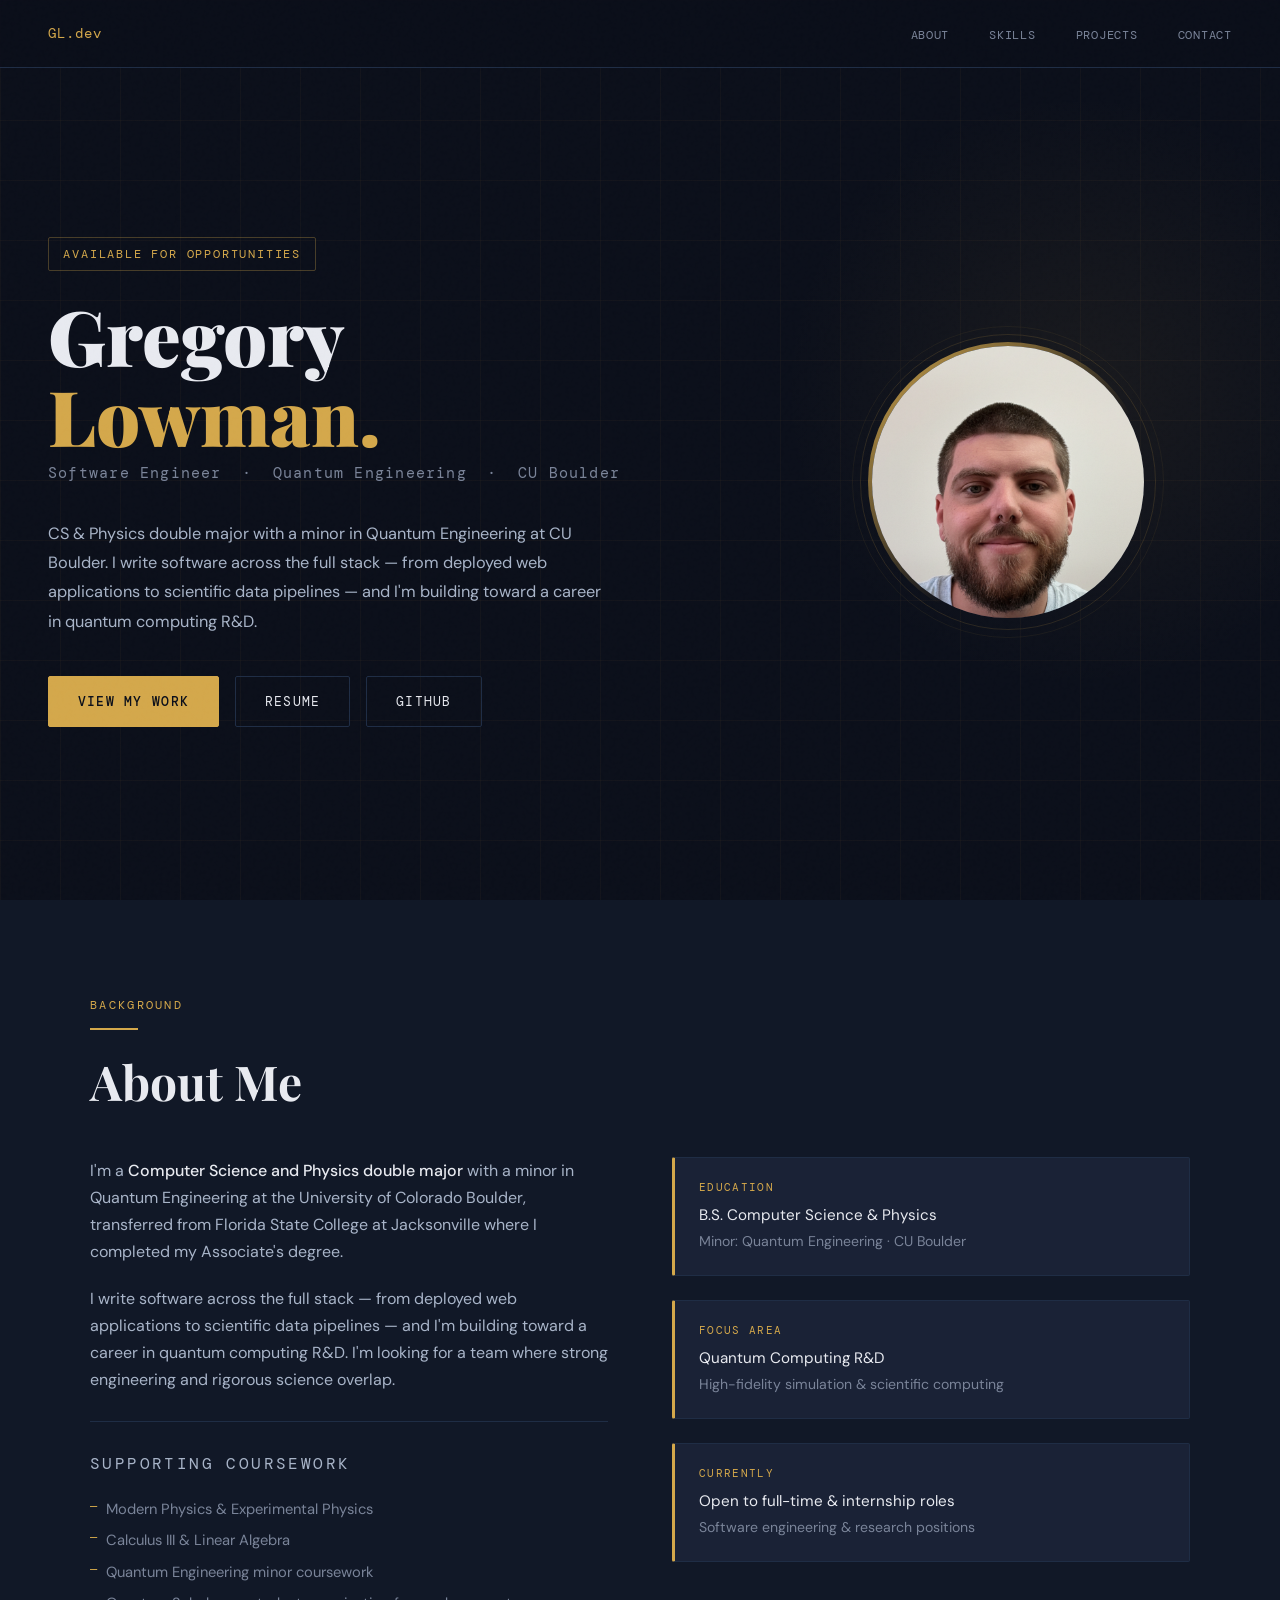
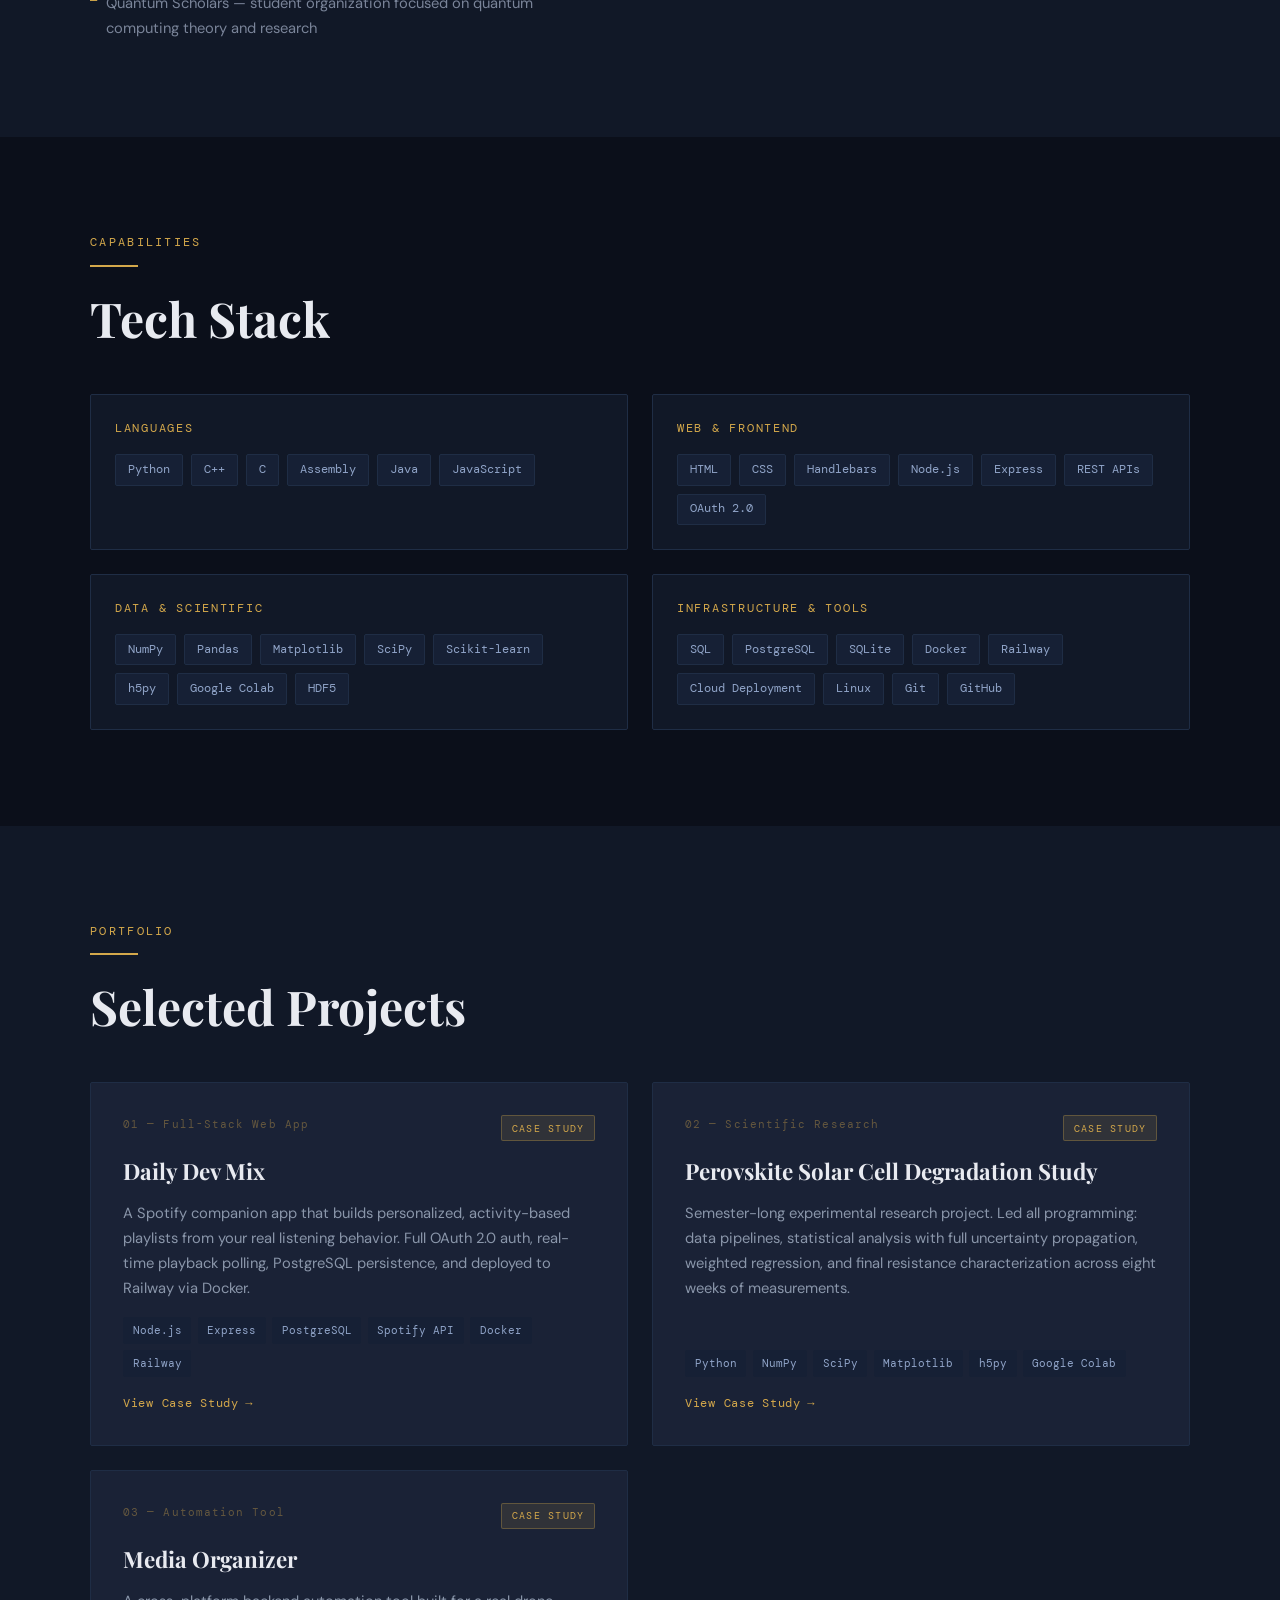
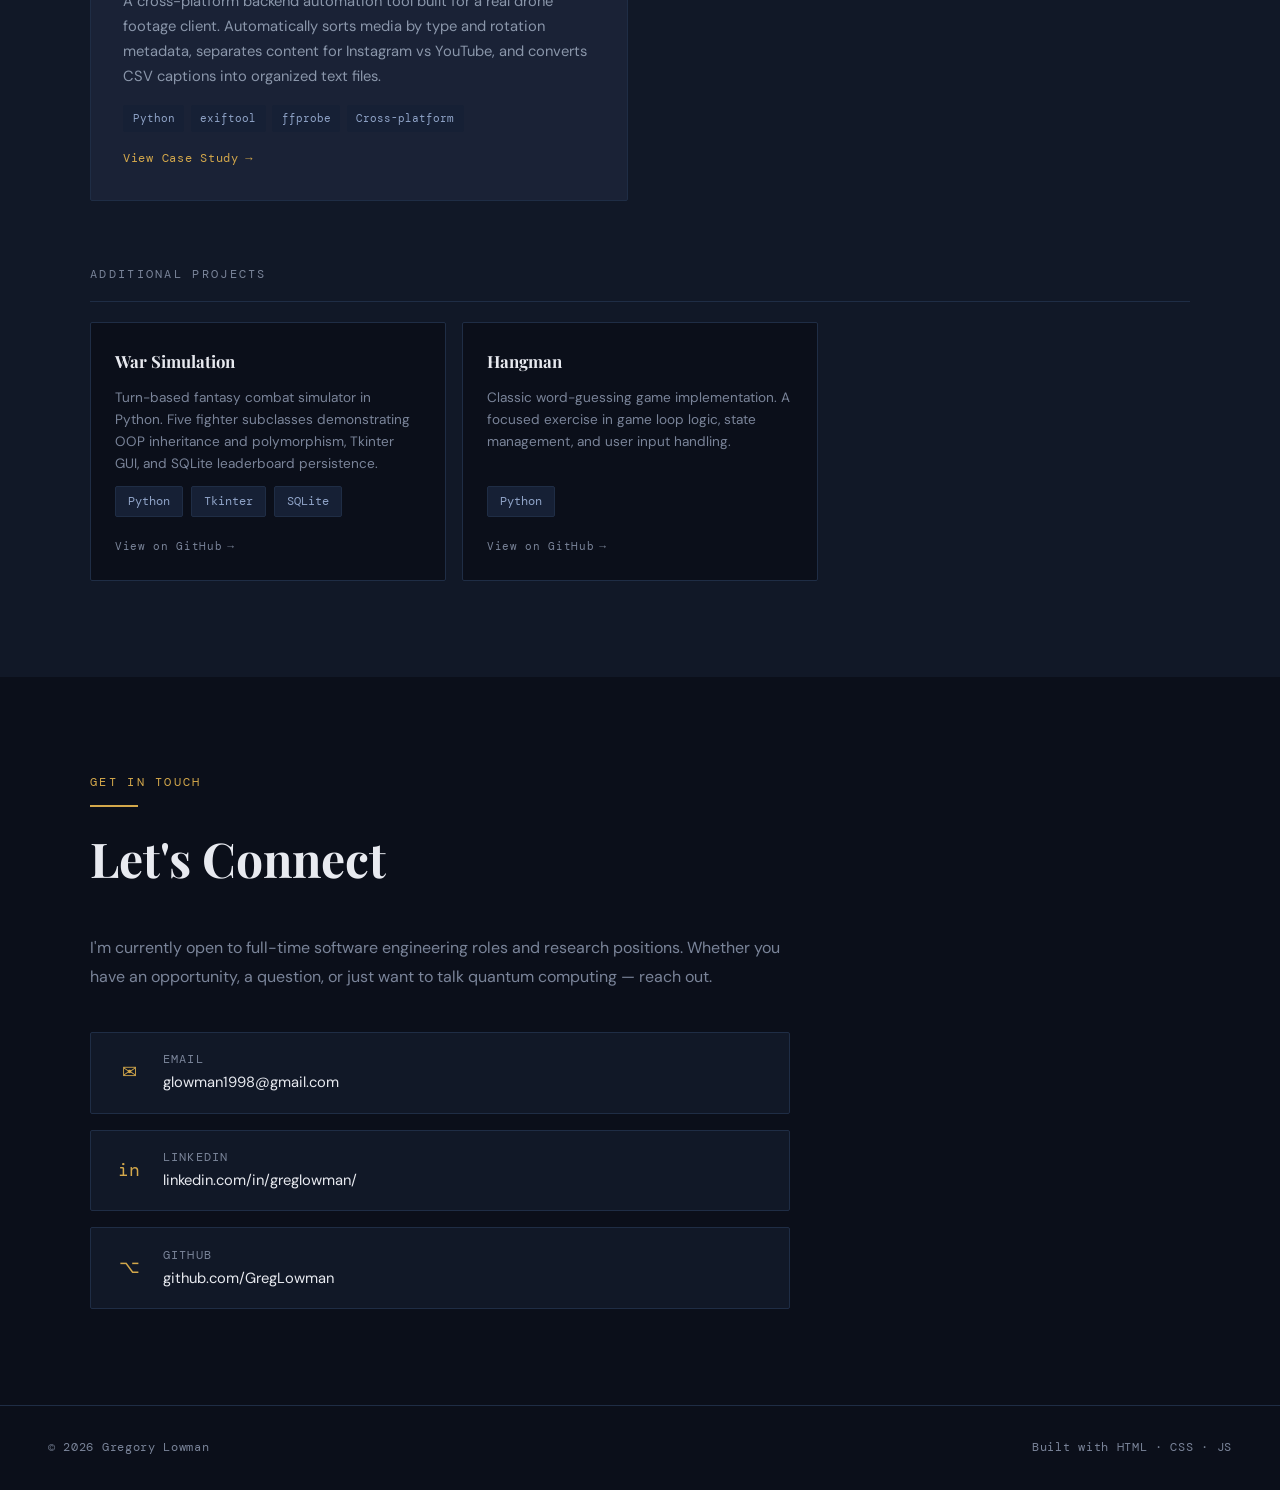
<file: index.html>
<!DOCTYPE html>
<html lang="en">
<head>
  <meta charset="UTF-8" />
  <meta name="viewport" content="width=device-width, initial-scale=1.0"/>
  <title>Gregory Lowman — Software Engineer</title>
  <link rel="preconnect" href="https://fonts.googleapis.com">
  <link rel="preconnect" href="https://fonts.gstatic.com" crossorigin>
  <link href="https://fonts.googleapis.com/css2?family=Playfair+Display:wght@400;700;900&family=DM+Mono:wght@300;400;500&family=DM+Sans:wght@300;400;500&display=swap" rel="stylesheet">
  <link rel="stylesheet" href="css/style.css">
  <style>
    /* ── HERO ── */
    .hero {
      min-height: 100vh;
      display: flex;
      align-items: center;
      padding: 8rem 3rem 4rem;
      position: relative;
      overflow: hidden;
    }

    .hero-bg-grid {
      position: absolute;
      inset: 0;
      background-image:
        linear-gradient(rgba(212,168,75,0.04) 1px, transparent 1px),
        linear-gradient(90deg, rgba(212,168,75,0.04) 1px, transparent 1px);
      background-size: 60px 60px;
    }

    .hero-glow {
      position: absolute;
      width: 600px; height: 600px;
      border-radius: 50%;
      background: radial-gradient(circle, rgba(212,168,75,0.07) 0%, transparent 70%);
      top: 10%; right: -100px;
      pointer-events: none;
    }

    .hero-inner {
      position: relative;
      width: 100%;
      max-width: 1100px;
      display: grid;
      grid-template-columns: 1fr auto;
      align-items: center;
      gap: 5rem;
    }

    .hero-content { display: flex; flex-direction: column; }

    .hero-tag {
      display: inline-block;
      font-family: var(--ff-mono);
      font-size: 0.75rem;
      color: var(--accent);
      letter-spacing: 0.15em;
      text-transform: uppercase;
      border: 1px solid rgba(212,168,75,0.3);
      padding: 0.35rem 0.9rem;
      border-radius: 2px;
      margin-bottom: 1.5rem;
      width: fit-content;
      animation: fadeUp 0.6s ease both;
    }

    .hero h1 {
      font-family: var(--ff-display);
      font-size: clamp(3rem, 6vw, 6rem);
      font-weight: 900;
      line-height: 1.05;
      color: var(--text);
      margin-bottom: 0.3rem;
      animation: fadeUp 0.6s 0.1s ease both;
    }

    .hero h1 .accent { color: var(--accent); }

    .hero-title {
      font-family: var(--ff-mono);
      font-size: clamp(0.8rem, 1.2vw, 0.95rem);
      color: var(--muted);
      letter-spacing: 0.08em;
      margin-bottom: 2rem;
      animation: fadeUp 0.6s 0.2s ease both;
    }

    .hero-bio {
      font-size: 1.02rem;
      color: #a8b4c8;
      max-width: 560px;
      line-height: 1.8;
      margin-bottom: 2.5rem;
      animation: fadeUp 0.6s 0.3s ease both;
    }

    .hero-cta {
      display: flex;
      gap: 1rem;
      flex-wrap: wrap;
      animation: fadeUp 0.6s 0.4s ease both;
    }

    /* Headshot */
    .hero-photo-wrap {
      position: relative;
      animation: fadeUp 0.6s 0.2s ease both;
      flex-shrink: 0;
    }

    .hero-photo-ring {
      width: 280px;
      height: 280px;
      border-radius: 50%;
      padding: 4px;
      background: linear-gradient(135deg, var(--accent), transparent 60%);
      position: relative;
    }

    .hero-photo-ring::before {
      content: '';
      position: absolute;
      inset: -8px;
      border-radius: 50%;
      border: 1px solid rgba(212,168,75,0.15);
    }

    .hero-photo-ring::after {
      content: '';
      position: absolute;
      inset: -16px;
      border-radius: 50%;
      border: 1px solid rgba(212,168,75,0.07);
    }

    .hero-photo {
      width: 100%;
      height: 100%;
      border-radius: 50%;
      object-fit: cover;
      object-position: center top;
      display: block;
      background: var(--bg3);
    }

    /* ── ABOUT ── */
    #about { background: var(--bg2); }

    .about-grid {
      display: grid;
      grid-template-columns: 1fr 1fr;
      gap: 4rem;
      align-items: start;
    }

    .about-text p {
      color: #a8b4c8;
      margin-bottom: 1.2rem;
      font-size: 1rem;
    }

    .about-text p strong { color: var(--text); font-weight: 500; }

    .about-extra {
      margin-top: 1.75rem;
      padding-top: 1.75rem;
      border-top: 1px solid var(--border);
    }

    .about-extra-label {
      font-family: var(--ff-mono);
      font-size: 0.72rem;
      color: var(--accent);
      letter-spacing: 0.15em;
      text-transform: uppercase;
      margin-bottom: 0.85rem;
    }

    .about-extra-list {
      list-style: none;
      display: flex;
      flex-direction: column;
      gap: 0.4rem;
    }

    .about-extra-list li {
      font-size: 0.92rem;
      color: var(--muted);
      padding-left: 1rem;
      position: relative;
    }

    .about-extra-list li::before {
      content: '—';
      position: absolute;
      left: 0;
      color: var(--accent);
      font-family: var(--ff-mono);
      font-size: 0.75rem;
    }

    .about-stats { display: flex; flex-direction: column; gap: 1.5rem; }

    .stat-card {
      background: var(--bg3);
      border: 1px solid var(--border);
      border-left: 3px solid var(--accent);
      padding: 1.25rem 1.5rem;
      border-radius: 2px;
    }

    .stat-label {
      font-family: var(--ff-mono);
      font-size: 0.7rem;
      color: var(--accent);
      letter-spacing: 0.12em;
      text-transform: uppercase;
      margin-bottom: 0.4rem;
    }

    .stat-value { font-size: 0.95rem; color: var(--text); }

    /* ── SKILLS ── */
    #skills { background: var(--bg); }

    .skills-grid {
      display: grid;
      grid-template-columns: repeat(2, 1fr);
      gap: 1.5rem;
    }

    .skill-group {
      background: var(--bg2);
      border: 1px solid var(--border);
      padding: 1.5rem;
      border-radius: 2px;
      transition: border-color 0.2s;
    }

    .skill-group:hover { border-color: rgba(212,168,75,0.4); }

    .skill-group-title {
      font-family: var(--ff-mono);
      font-size: 0.72rem;
      color: var(--accent);
      letter-spacing: 0.15em;
      text-transform: uppercase;
      margin-bottom: 1rem;
    }

    .skill-tags { display: flex; flex-wrap: wrap; gap: 0.5rem; }

    /* ── PROJECTS ── */
    #projects { background: var(--bg2); }

    .featured-grid {
      display: grid;
      grid-template-columns: repeat(auto-fill, minmax(480px, 1fr));
      gap: 1.5rem;
      margin-bottom: 4rem;
    }

    .project-card {
      background: var(--bg3);
      border: 1px solid var(--border);
      border-radius: 2px;
      padding: 2rem;
      display: flex;
      flex-direction: column;
      gap: 1rem;
      position: relative;
      overflow: hidden;
      transition: border-color 0.25s, transform 0.25s, box-shadow 0.25s;
    }

    .project-card::before {
      content: '';
      position: absolute;
      top: 0; left: 0; right: 0;
      height: 2px;
      background: linear-gradient(90deg, var(--accent), transparent);
      transform: scaleX(0);
      transform-origin: left;
      transition: transform 0.3s;
    }

    .project-card.featured {
      cursor: pointer;
      text-decoration: none;
      color: inherit;
      display: flex;
    }

    .project-card.featured:hover {
      border-color: rgba(212,168,75,0.45);
      transform: translateY(-4px);
      box-shadow: 0 16px 40px rgba(0,0,0,0.4);
    }

    .project-card.featured:hover::before { transform: scaleX(1); }

    .project-card-top {
      display: flex;
      justify-content: space-between;
      align-items: flex-start;
    }

    .project-number {
      font-family: var(--ff-mono);
      font-size: 0.68rem;
      color: rgba(212,168,75,0.4);
      letter-spacing: 0.1em;
    }

    .case-study-badge {
      font-family: var(--ff-mono);
      font-size: 0.65rem;
      letter-spacing: 0.12em;
      text-transform: uppercase;
      background: rgba(212,168,75,0.12);
      color: var(--accent);
      border: 1px solid rgba(212,168,75,0.3);
      padding: 0.2rem 0.6rem;
      border-radius: 2px;
    }

    .project-name {
      font-family: var(--ff-display);
      font-size: 1.4rem;
      font-weight: 700;
      color: var(--text);
      line-height: 1.25;
    }

    .project-desc {
      font-size: 0.92rem;
      color: #8a96aa;
      line-height: 1.7;
      flex: 1;
    }

    .project-stack { display: flex; flex-wrap: wrap; gap: 0.4rem; }

    .project-tag {
      font-family: var(--ff-mono);
      font-size: 0.68rem;
      background: var(--tag-bg);
      color: var(--tag-text);
      padding: 0.25rem 0.6rem;
      border-radius: 2px;
    }

    .project-cta {
      font-family: var(--ff-mono);
      font-size: 0.75rem;
      color: var(--accent);
      letter-spacing: 0.06em;
      display: inline-flex;
      align-items: center;
      gap: 0.4rem;
      margin-top: auto;
      transition: gap 0.2s;
    }

    .project-card.featured:hover .project-cta { gap: 0.7rem; }
    .project-cta::after { content: '→'; }

    .additional-label {
      font-family: var(--ff-mono);
      font-size: 0.72rem;
      color: var(--muted);
      letter-spacing: 0.2em;
      text-transform: uppercase;
      margin-bottom: 1.25rem;
      padding-bottom: 1rem;
      border-bottom: 1px solid var(--border);
    }

    .additional-grid {
      display: grid;
      grid-template-columns: repeat(auto-fill, minmax(300px, 1fr));
      gap: 1rem;
    }

    .additional-card {
      background: var(--bg);
      border: 1px solid var(--border);
      border-radius: 2px;
      padding: 1.5rem;
      display: flex;
      flex-direction: column;
      gap: 0.75rem;
      transition: border-color 0.2s;
    }

    .additional-card:hover { border-color: rgba(212,168,75,0.25); }

    .additional-name {
      font-family: var(--ff-display);
      font-size: 1.05rem;
      font-weight: 700;
      color: var(--text);
    }

    .additional-desc {
      font-size: 0.85rem;
      color: var(--muted);
      line-height: 1.6;
      flex: 1;
    }

    .additional-link {
      font-family: var(--ff-mono);
      font-size: 0.7rem;
      color: var(--muted);
      text-decoration: none;
      letter-spacing: 0.06em;
      display: inline-flex;
      align-items: center;
      gap: 0.3rem;
      transition: color 0.2s;
    }

    .additional-link:hover { color: var(--accent); }
    .additional-link::after { content: '→'; }

    /* ── CONTACT ── */
    #contact { background: var(--bg); }

    .contact-inner { max-width: 700px; }

    .contact-subtitle {
      font-size: 1rem;
      color: var(--muted);
      margin-bottom: 2.5rem;
      line-height: 1.8;
    }

    .contact-links { display: flex; flex-direction: column; gap: 1rem; }

    .contact-item {
      display: flex;
      align-items: center;
      gap: 1.25rem;
      background: var(--bg2);
      border: 1px solid var(--border);
      padding: 1.1rem 1.5rem;
      border-radius: 2px;
      text-decoration: none;
      transition: all 0.2s;
    }

    .contact-item:hover {
      border-color: rgba(212,168,75,0.4);
      transform: translateX(4px);
    }

    .contact-icon {
      font-size: 1.1rem;
      width: 28px;
      text-align: center;
      color: var(--accent);
      font-family: var(--ff-mono);
    }

    .contact-label {
      font-family: var(--ff-mono);
      font-size: 0.72rem;
      color: var(--muted);
      letter-spacing: 0.1em;
      text-transform: uppercase;
    }

    .contact-value { font-size: 0.92rem; color: var(--text); }

    /* ── RESPONSIVE ── */
    @media (max-width: 900px) {
      .hero-inner {
        grid-template-columns: 1fr;
        text-align: center;
      }
      .hero-photo-wrap {
        order: -1;
        display: flex;
        justify-content: center;
      }
      .hero-photo-ring { width: 200px; height: 200px; }
      .hero-tag { margin-left: auto; margin-right: auto; }
      .hero-bio { margin-left: auto; margin-right: auto; }
      .hero-cta { justify-content: center; }
    }

    @media (max-width: 768px) {
      .about-grid { grid-template-columns: 1fr; gap: 2.5rem; }
      .featured-grid { grid-template-columns: 1fr; }
      .additional-grid { grid-template-columns: 1fr; }
      .hero { padding: 7rem 1.5rem 3rem; }
    }
  </style>
</head>
<body>

  <nav>
    <a href="index.html" class="nav-logo">GL.dev</a>
    <ul class="nav-links">
      <li><a href="#about">About</a></li>
      <li><a href="#skills">Skills</a></li>
      <li><a href="#projects">Projects</a></li>
      <li><a href="#contact">Contact</a></li>
    </ul>
  </nav>

  <!-- HERO -->
  <section class="hero" id="home">
    <div class="hero-bg-grid"></div>
    <div class="hero-glow"></div>
    <div class="hero-inner">

      <div class="hero-content">
        <span class="hero-tag">Available for Opportunities</span>
        <h1>Gregory<br><span class="accent">Lowman.</span></h1>
        <p class="hero-title">Software Engineer &nbsp;·&nbsp; Quantum Engineering &nbsp;·&nbsp; CU Boulder</p>
        <p class="hero-bio">
          CS &amp; Physics double major with a minor in Quantum Engineering at CU Boulder. I write software across the full stack — from deployed web applications to scientific data pipelines — and I'm building toward a career in quantum computing R&amp;D.
        </p>
        <div class="hero-cta">
          <a href="#projects" class="btn btn-primary">View My Work</a>

          <a href="assets/Gregory_Lowman_Resume.pdf"
            target="_blank"
            class="btn btn-outline">
            Resume
          </a>

          <a href="https://github.com/GregLowman"
            target="_blank"
            rel="noopener"
            class="btn btn-outline">
            GitHub
          </a>
        </div>
      </div>

      <div class="hero-photo-wrap">
        <div class="hero-photo-ring">
          <img
            src="assets/images/Headshot.png"
            alt="Gregory Lowman"
            class="hero-photo"
          />
        </div>
      </div>

    </div>
  </section>

  <!-- ABOUT -->
  <section id="about">
    <div class="section-inner">
      <p class="section-label">Background</p>
      <div class="divider"></div>
      <h2 class="section-title">About Me</h2>
      <div class="about-grid">

        <div class="about-text fade-in">
          <p>I'm a <strong>Computer Science and Physics double major</strong> with a minor in Quantum Engineering at the University of Colorado Boulder, transferred from Florida State College at Jacksonville where I completed my Associate's degree.</p>
          <p>I write software across the full stack — from deployed web applications to scientific data pipelines — and I'm building toward a career in quantum computing R&amp;D. I'm looking for a team where strong engineering and rigorous science overlap.</p>
          <div class="about-extra">
            <p class="about-extra-label">Supporting Coursework</p>
            <ul class="about-extra-list">
              <li>Modern Physics &amp; Experimental Physics</li>
              <li>Calculus III &amp; Linear Algebra</li>
              <li>Quantum Engineering minor coursework</li>
              <li>Quantum Scholars — student organization focused on quantum computing theory and research</li>
            </ul>
          </div>
        </div>

        <div class="about-stats fade-in">
          <div class="stat-card">
            <div class="stat-label">Education</div>
            <div class="stat-value">B.S. Computer Science &amp; Physics<br><span style="color:var(--muted);font-size:0.88rem;">Minor: Quantum Engineering · CU Boulder</span></div>
          </div>
          <div class="stat-card">
            <div class="stat-label">Focus Area</div>
            <div class="stat-value">Quantum Computing R&amp;D<br><span style="color:var(--muted);font-size:0.88rem;">High-fidelity simulation &amp; scientific computing</span></div>
          </div>
          <div class="stat-card">
            <div class="stat-label">Currently</div>
            <div class="stat-value">Open to full-time &amp; internship roles<br><span style="color:var(--muted);font-size:0.88rem;">Software engineering &amp; research positions</span></div>
          </div>
        </div>

      </div>
    </div>
  </section>

  <!-- SKILLS -->
<section id="skills">
  <div class="section-inner">
    <p class="section-label">Capabilities</p>
    <div class="divider"></div>
    <h2 class="section-title">Tech Stack</h2>
    <div class="skills-grid">
      <div class="skill-group fade-in">
        <div class="skill-group-title">Languages</div>
        <div class="skill-tags">
          <span class="tag">Python</span><span class="tag">C++</span><span class="tag">C</span>
          <span class="tag">Assembly</span><span class="tag">Java</span><span class="tag">JavaScript</span>
        </div>
      </div>
      <div class="skill-group fade-in">
        <div class="skill-group-title">Web &amp; Frontend</div>
        <div class="skill-tags">
          <span class="tag">HTML</span><span class="tag">CSS</span><span class="tag">Handlebars</span>
          <span class="tag">Node.js</span><span class="tag">Express</span>
          <span class="tag">REST APIs</span><span class="tag">OAuth 2.0</span>
        </div>
      </div>
      <div class="skill-group fade-in">
        <div class="skill-group-title">Data &amp; Scientific</div>
        <div class="skill-tags">
          <span class="tag">NumPy</span><span class="tag">Pandas</span><span class="tag">Matplotlib</span>
          <span class="tag">SciPy</span><span class="tag">Scikit-learn</span><span class="tag">h5py</span>
          <span class="tag">Google Colab</span><span class="tag">HDF5</span>
        </div>
      </div>
      <div class="skill-group fade-in">
        <div class="skill-group-title">Infrastructure &amp; Tools</div>
        <div class="skill-tags">
          <span class="tag">SQL</span><span class="tag">PostgreSQL</span><span class="tag">SQLite</span>
          <span class="tag">Docker</span><span class="tag">Railway</span><span class="tag">Cloud Deployment</span>
          <span class="tag">Linux</span><span class="tag">Git</span><span class="tag">GitHub</span>
        </div>
      </div>
    </div>
  </div>
</section>

  <!-- PROJECTS -->
  <section id="projects">
    <div class="section-inner">
      <p class="section-label">Portfolio</p>
      <div class="divider"></div>
      <h2 class="section-title">Selected Projects</h2>

      <div class="featured-grid">

        <a href="projects/daily-dev-mix.html" class="project-card featured fade-in">
          <div class="project-card-top">
            <span class="project-number">01 — Full-Stack Web App</span>
            <span class="case-study-badge">Case Study</span>
          </div>
          <h3 class="project-name">Daily Dev Mix</h3>
          <p class="project-desc">A Spotify companion app that builds personalized, activity-based playlists from your real listening behavior. Full OAuth 2.0 auth, real-time playback polling, PostgreSQL persistence, and deployed to Railway via Docker.</p>
          <div class="project-stack">
            <span class="project-tag">Node.js</span><span class="project-tag">Express</span>
            <span class="project-tag">PostgreSQL</span><span class="project-tag">Spotify API</span>
            <span class="project-tag">Docker</span><span class="project-tag">Railway</span>
          </div>
          <span class="project-cta">View Case Study</span>
        </a>

        <a href="projects/perovskite-study.html" class="project-card featured fade-in">
          <div class="project-card-top">
            <span class="project-number">02 — Scientific Research</span>
            <span class="case-study-badge">Case Study</span>
          </div>
          <h3 class="project-name">Perovskite Solar Cell Degradation Study</h3>
          <p class="project-desc">Semester-long experimental research project. Led all programming: data pipelines, statistical analysis with full uncertainty propagation, weighted regression, and final resistance characterization across eight weeks of measurements.</p>
          <div class="project-stack">
            <span class="project-tag">Python</span><span class="project-tag">NumPy</span>
            <span class="project-tag">SciPy</span><span class="project-tag">Matplotlib</span>
            <span class="project-tag">h5py</span><span class="project-tag">Google Colab</span>
          </div>
          <span class="project-cta">View Case Study</span>
        </a>

        <a href="projects/media-organizer.html" class="project-card featured fade-in">
          <div class="project-card-top">
            <span class="project-number">03 — Automation Tool</span>
            <span class="case-study-badge">Case Study</span>
          </div>
          <h3 class="project-name">Media Organizer</h3>
          <p class="project-desc">A cross-platform backend automation tool built for a real drone footage client. Automatically sorts media by type and rotation metadata, separates content for Instagram vs YouTube, and converts CSV captions into organized text files.</p>
          <div class="project-stack">
            <span class="project-tag">Python</span><span class="project-tag">exiftool</span>
            <span class="project-tag">ffprobe</span><span class="project-tag">Cross-platform</span>
          </div>
          <span class="project-cta">View Case Study</span>
        </a>

      </div>

      <p class="additional-label">Additional Projects</p>
      <div class="additional-grid">

        <div class="additional-card fade-in">
          <h4 class="additional-name">War Simulation</h4>
          <p class="additional-desc">Turn-based fantasy combat simulator in Python. Five fighter subclasses demonstrating OOP inheritance and polymorphism, Tkinter GUI, and SQLite leaderboard persistence.</p>
          <div class="skill-tags" style="margin-bottom:0.5rem;">
            <span class="tag">Python</span><span class="tag">Tkinter</span><span class="tag">SQLite</span>
          </div>
          <a href="https://github.com/GregLowman/War-Simulator" target="_blank" rel="noopener" class="additional-link">View on GitHub</a>
        </div>

        <div class="additional-card fade-in">
          <h4 class="additional-name">Hangman</h4>
          <p class="additional-desc">Classic word-guessing game implementation. A focused exercise in game loop logic, state management, and user input handling.</p>
          <div class="skill-tags" style="margin-bottom:0.5rem;">
            <span class="tag">Python</span>
          </div>
          <a href="https://github.com/GregLowman/Hangman" target="_blank" rel="noopener" class="additional-link">View on GitHub</a>
        </div>

      </div>
    </div>
  </section>

  <!-- CONTACT -->
  <section id="contact">
    <div class="section-inner">
      <div class="contact-inner">
        <p class="section-label">Get In Touch</p>
        <div class="divider"></div>
        <h2 class="section-title">Let's Connect</h2>
        <p class="contact-subtitle">I'm currently open to full-time software engineering roles and research positions. Whether you have an opportunity, a question, or just want to talk quantum computing — reach out.</p>
        <div class="contact-links fade-in">
          <a href="mailto:glowman1998@gmail.com" class="contact-item">
            <span class="contact-icon">✉</span>
            <div>
              <div class="contact-label">Email</div>
              <div class="contact-value">glowman1998@gmail.com</div>
            </div>
          </a>
          <a href="https://www.linkedin.com/in/greglowman/" target="_blank" rel="noopener" class="contact-item">
            <span class="contact-icon">in</span>
            <div>
              <div class="contact-label">LinkedIn</div>
              <div class="contact-value">linkedin.com/in/greglowman/</div>
            </div>
          </a>
          <a href="https://github.com/GregLowman" target="_blank" rel="noopener" class="contact-item">
            <span class="contact-icon">⌥</span>
            <div>
              <div class="contact-label">GitHub</div>
              <div class="contact-value">github.com/GregLowman</div>
            </div>
          </a>
        </div>
      </div>
    </div>
  </section>

  <footer>
    <p>© 2026 Gregory Lowman</p>
    <p>Built with HTML · CSS · JS</p>
  </footer>

  <script src="js/main.js"></script>
</body>
</html>
</file>
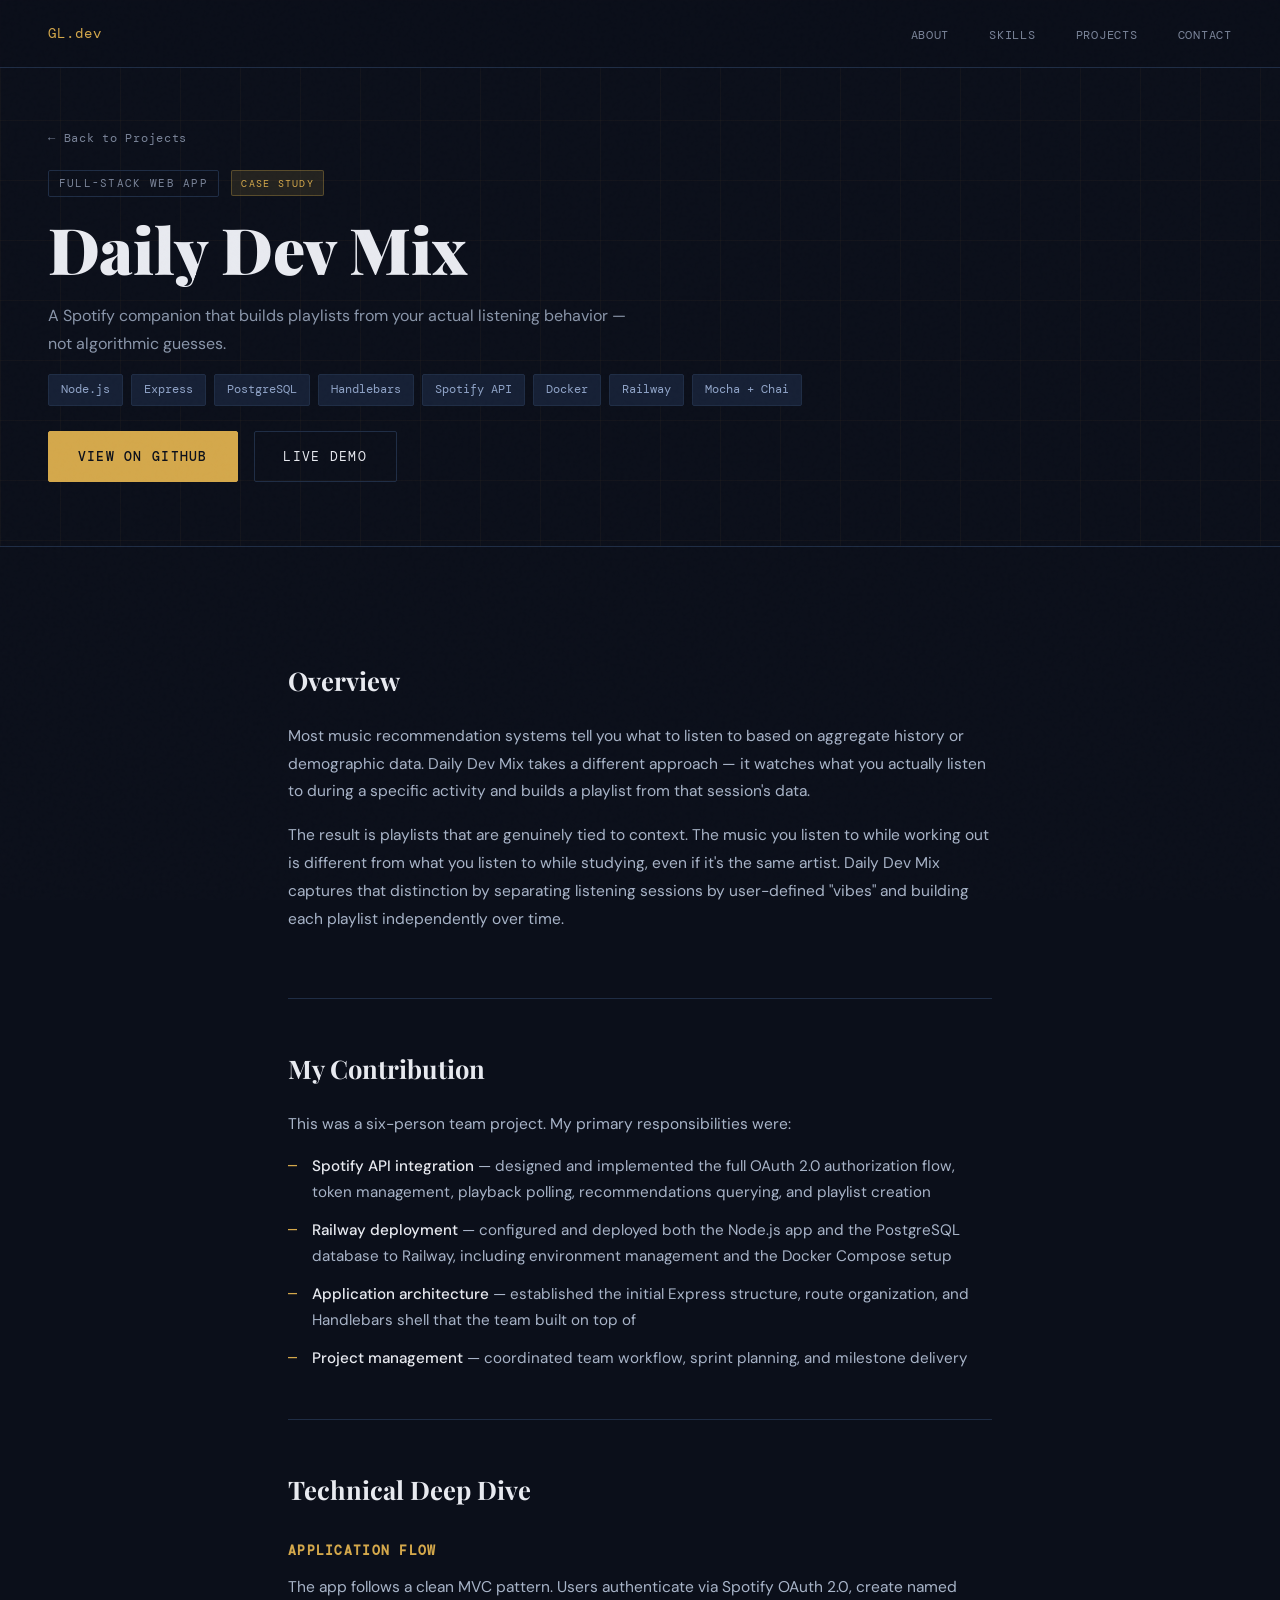
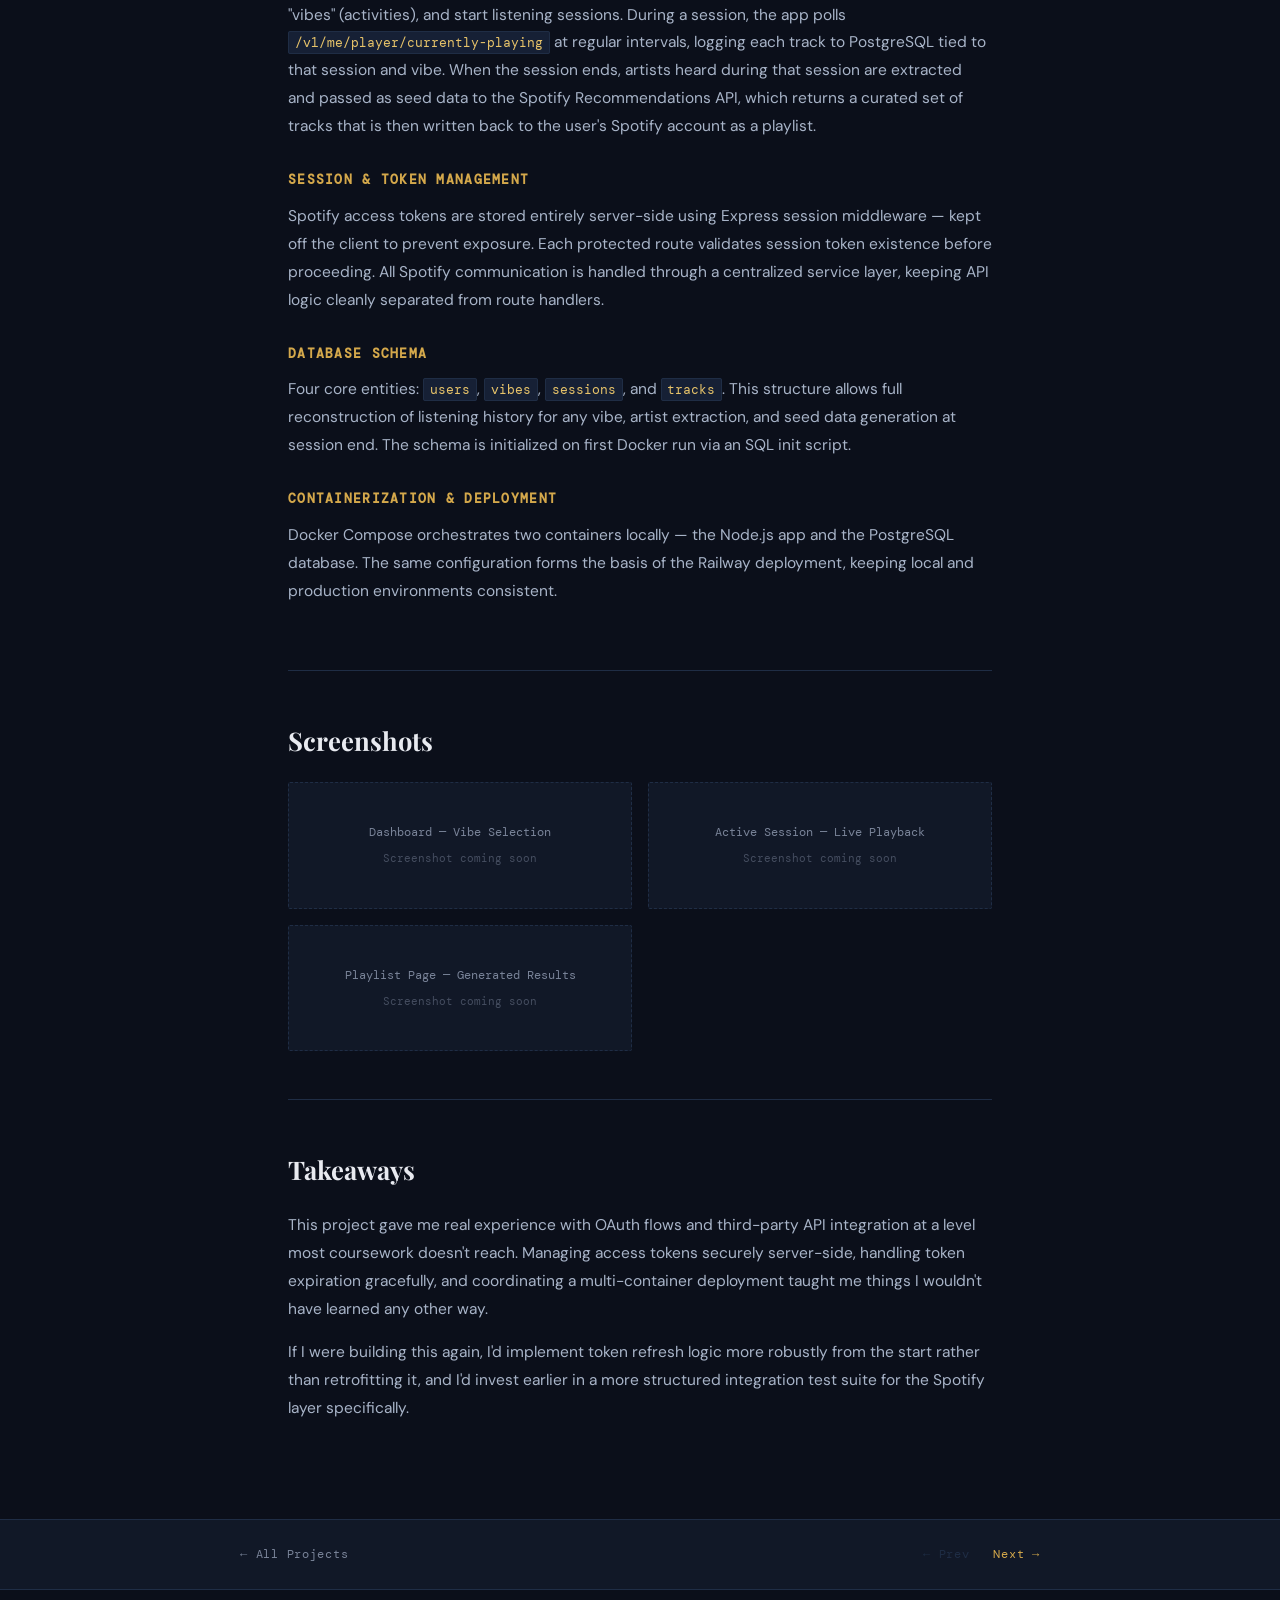
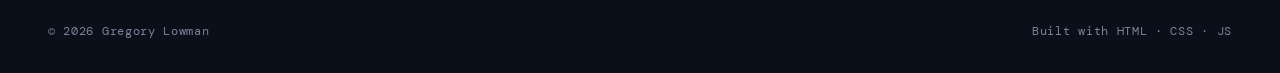
<file: daily-dev-mix.html>
<!DOCTYPE html>
<html lang="en">
<head>
  <meta charset="UTF-8" />
  <meta name="viewport" content="width=device-width, initial-scale=1.0"/>
  <title>Daily Dev Mix — Gregory Lowman</title>
  <link rel="preconnect" href="https://fonts.googleapis.com">
  <link rel="preconnect" href="https://fonts.gstatic.com" crossorigin>
  <link href="https://fonts.googleapis.com/css2?family=Playfair+Display:wght@400;700;900&family=DM+Mono:wght@300;400;500&family=DM+Sans:wght@300;400;500&display=swap" rel="stylesheet">
  <link rel="stylesheet" href="../css/style.css">
  <link rel="stylesheet" href="../css/project.css">
</head>
<body>

  <nav>
    <a href="../index.html" class="nav-logo">GL.dev</a>
    <ul class="nav-links">
      <li><a href="../index.html#about">About</a></li>
      <li><a href="../index.html#skills">Skills</a></li>
      <li><a href="../index.html#projects">Projects</a></li>
      <li><a href="../index.html#contact">Contact</a></li>
    </ul>
  </nav>

  <!-- PROJECT HERO -->
  <div class="project-hero">
    <div class="hero-bg-grid"></div>
    <div class="project-hero-inner">
      <a href="../index.html#projects" class="back-link">← Back to Projects</a>
      <div class="project-meta-row">
        <span class="project-type-badge">Full-Stack Web App</span>
        <span class="case-study-badge">Case Study</span>
      </div>
      <h1 class="project-hero-title">Daily Dev Mix</h1>
      <p class="project-hero-sub">A Spotify companion that builds playlists from your actual listening behavior — not algorithmic guesses.</p>
      <div class="project-hero-tags">
        <span class="tag">Node.js</span><span class="tag">Express</span><span class="tag">PostgreSQL</span>
        <span class="tag">Handlebars</span><span class="tag">Spotify API</span><span class="tag">Docker</span>
        <span class="tag">Railway</span><span class="tag">Mocha + Chai</span>
      </div>
      <div class="project-hero-links">
        <a href="https://github.com/GregLowman" target="_blank" rel="noopener" class="btn btn-primary">View on GitHub</a>
        <a href="https://daily-dev-mix-production.up.railway.app" target="_blank" rel="noopener" class="btn btn-outline">Live Demo</a>
      </div>
    </div>
  </div>

  <!-- CONTENT -->
  <div class="project-body">

    <section class="project-section fade-in">
      <h2 class="ps-title">Overview</h2>
      <p class="ps-text">Most music recommendation systems tell you what to listen to based on aggregate history or demographic data. Daily Dev Mix takes a different approach — it watches what you actually listen to during a specific activity and builds a playlist from that session's data.</p>
      <p class="ps-text">The result is playlists that are genuinely tied to context. The music you listen to while working out is different from what you listen to while studying, even if it's the same artist. Daily Dev Mix captures that distinction by separating listening sessions by user-defined "vibes" and building each playlist independently over time.</p>
    </section>

    <section class="project-section fade-in">
      <h2 class="ps-title">My Contribution</h2>
      <p class="ps-text">This was a six-person team project. My primary responsibilities were:</p>
      <ul class="ps-list">
        <li><strong>Spotify API integration</strong> — designed and implemented the full OAuth 2.0 authorization flow, token management, playback polling, recommendations querying, and playlist creation</li>
        <li><strong>Railway deployment</strong> — configured and deployed both the Node.js app and the PostgreSQL database to Railway, including environment management and the Docker Compose setup</li>
        <li><strong>Application architecture</strong> — established the initial Express structure, route organization, and Handlebars shell that the team built on top of</li>
        <li><strong>Project management</strong> — coordinated team workflow, sprint planning, and milestone delivery</li>
      </ul>
    </section>

    <section class="project-section fade-in">
      <h2 class="ps-title">Technical Deep Dive</h2>

      <h3 class="ps-subtitle">Application Flow</h3>
      <p class="ps-text">The app follows a clean MVC pattern. Users authenticate via Spotify OAuth 2.0, create named "vibes" (activities), and start listening sessions. During a session, the app polls <code>/v1/me/player/currently-playing</code> at regular intervals, logging each track to PostgreSQL tied to that session and vibe. When the session ends, artists heard during that session are extracted and passed as seed data to the Spotify Recommendations API, which returns a curated set of tracks that is then written back to the user's Spotify account as a playlist.</p>

      <h3 class="ps-subtitle">Session & Token Management</h3>
      <p class="ps-text">Spotify access tokens are stored entirely server-side using Express session middleware — kept off the client to prevent exposure. Each protected route validates session token existence before proceeding. All Spotify communication is handled through a centralized service layer, keeping API logic cleanly separated from route handlers.</p>

      <h3 class="ps-subtitle">Database Schema</h3>
      <p class="ps-text">Four core entities: <code>users</code>, <code>vibes</code>, <code>sessions</code>, and <code>tracks</code>. This structure allows full reconstruction of listening history for any vibe, artist extraction, and seed data generation at session end. The schema is initialized on first Docker run via an SQL init script.</p>

      <h3 class="ps-subtitle">Containerization & Deployment</h3>
      <p class="ps-text">Docker Compose orchestrates two containers locally — the Node.js app and the PostgreSQL database. The same configuration forms the basis of the Railway deployment, keeping local and production environments consistent.</p>
    </section>

    <!-- SCREENSHOTS PLACEHOLDER -->
    <section class="project-section fade-in">
      <h2 class="ps-title">Screenshots</h2>
      <div class="screenshot-grid">
        <div class="screenshot-placeholder">Dashboard — Vibe Selection<br><span>Screenshot coming soon</span></div>
        <div class="screenshot-placeholder">Active Session — Live Playback<br><span>Screenshot coming soon</span></div>
        <div class="screenshot-placeholder">Playlist Page — Generated Results<br><span>Screenshot coming soon</span></div>
      </div>
    </section>

    <section class="project-section fade-in">
      <h2 class="ps-title">Takeaways</h2>
      <p class="ps-text">This project gave me real experience with OAuth flows and third-party API integration at a level most coursework doesn't reach. Managing access tokens securely server-side, handling token expiration gracefully, and coordinating a multi-container deployment taught me things I wouldn't have learned any other way.</p>
      <p class="ps-text">If I were building this again, I'd implement token refresh logic more robustly from the start rather than retrofitting it, and I'd invest earlier in a more structured integration test suite for the Spotify layer specifically.</p>
    </section>

  </div>

  <!-- PROJECT NAV -->
  <div class="project-nav-bar">
    <div class="project-nav-inner">
      <a href="../index.html#projects" class="pnav-back">← All Projects</a>
      <div class="pnav-arrows">
        <span class="pnav-disabled">← Prev</span>
        <a href="perovskite-study.html" class="pnav-link">Next →</a>
      </div>
    </div>
  </div>

  <footer>
    <p>© 2026 Gregory Lowman</p>
    <p>Built with HTML · CSS · JS</p>
  </footer>

  <script src="../js/main.js"></script>
</body>
</html>
</file>
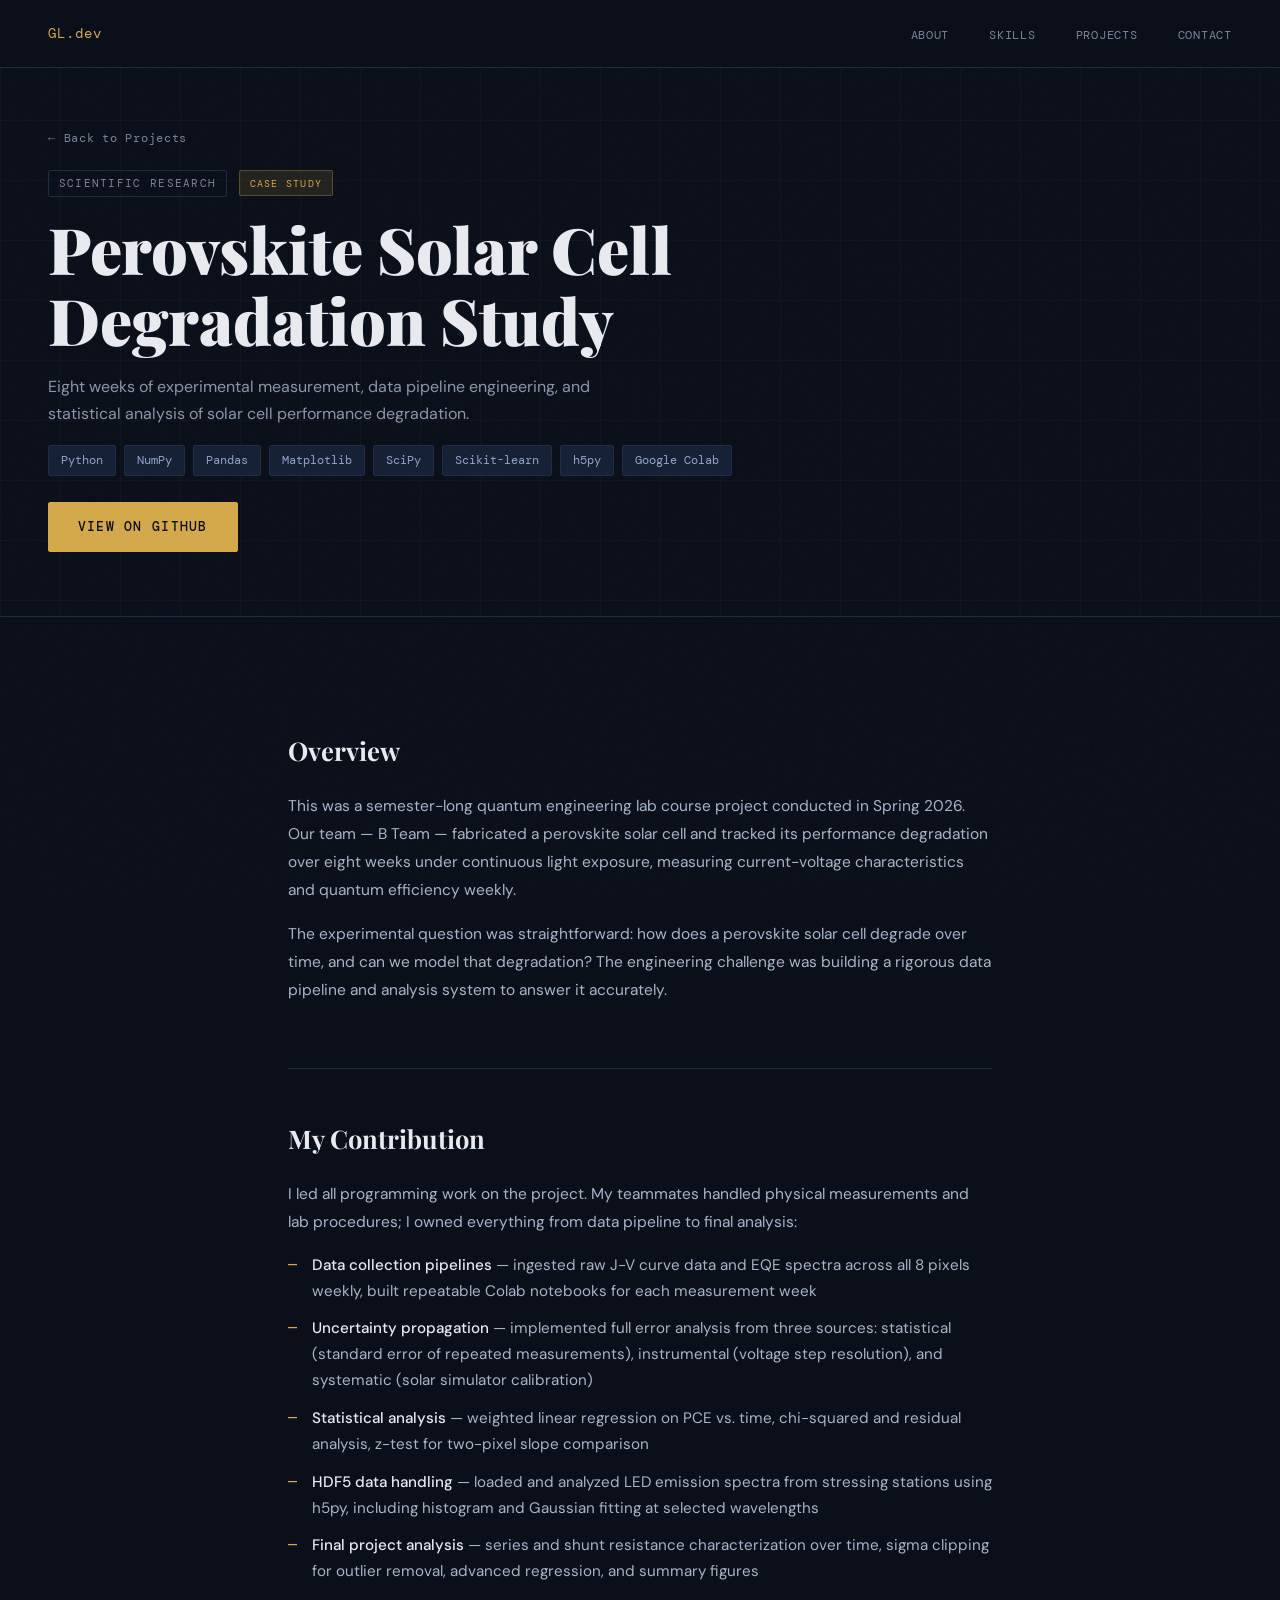
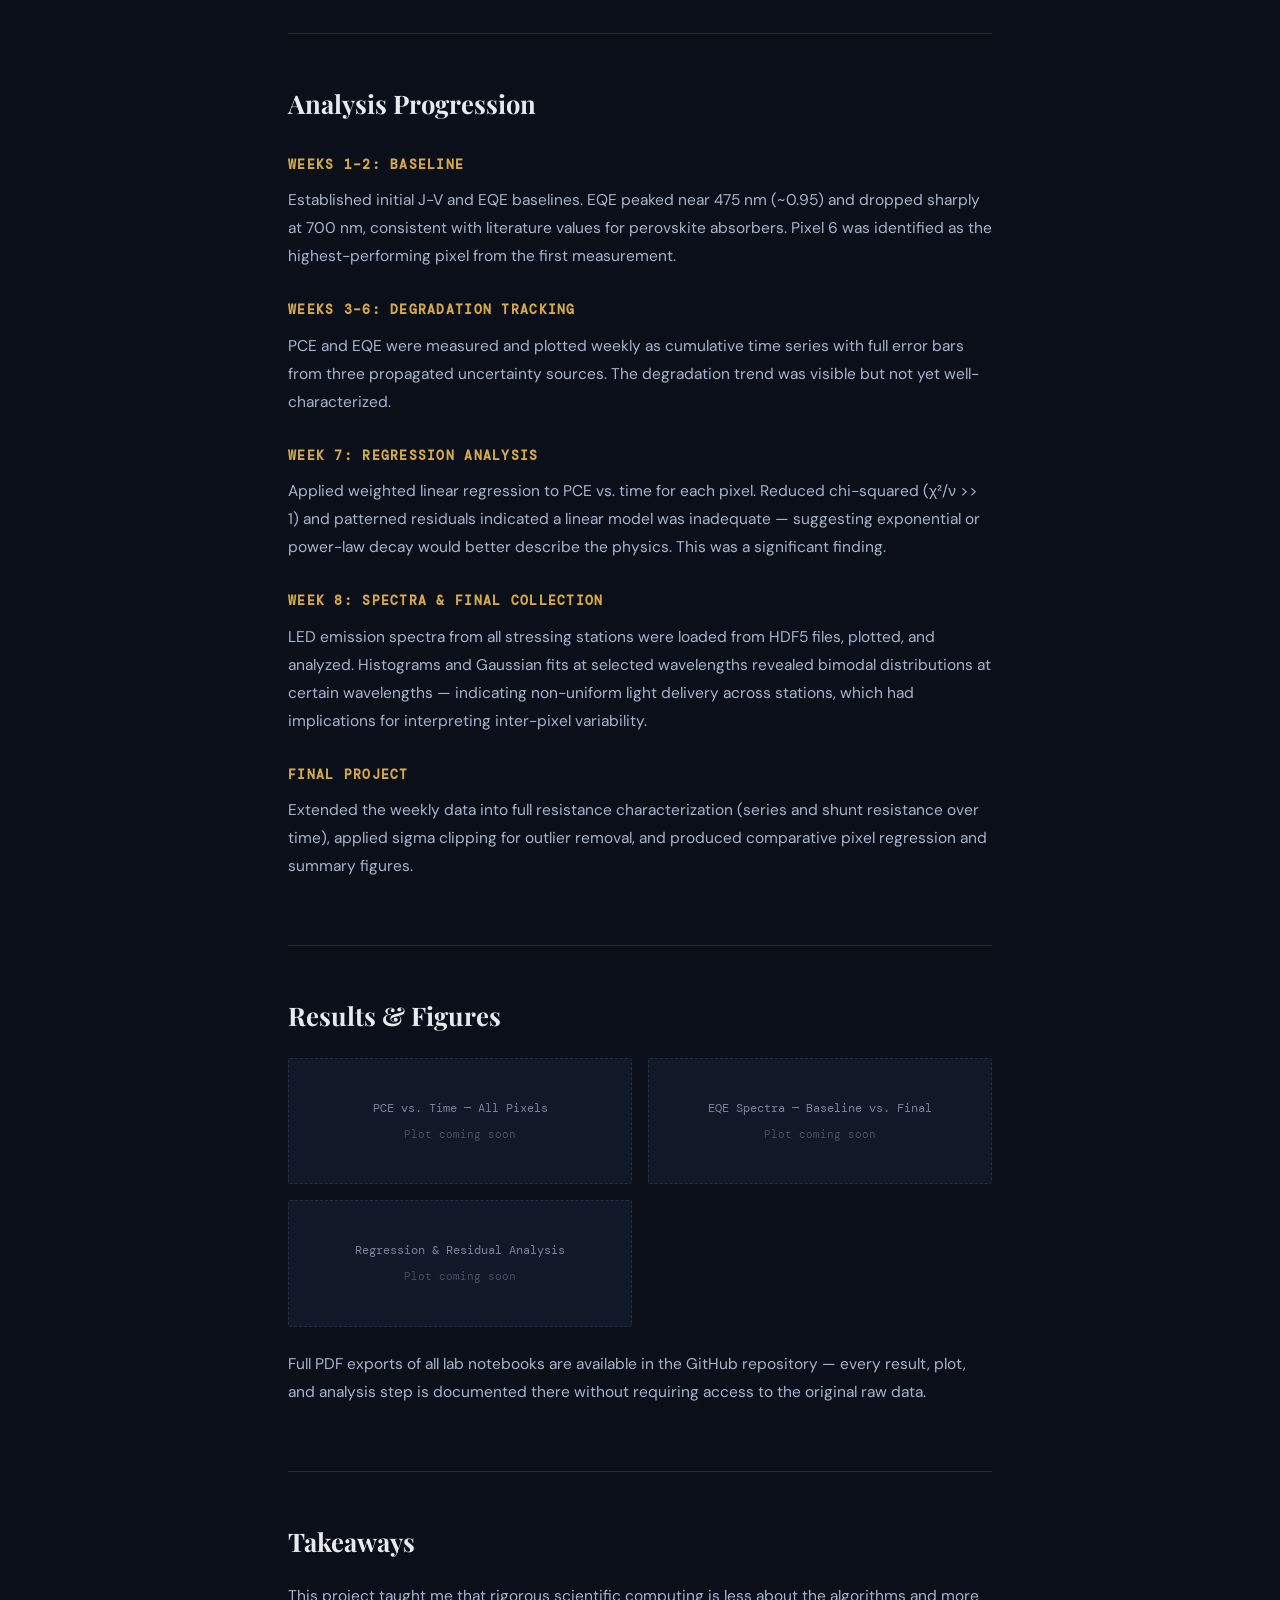
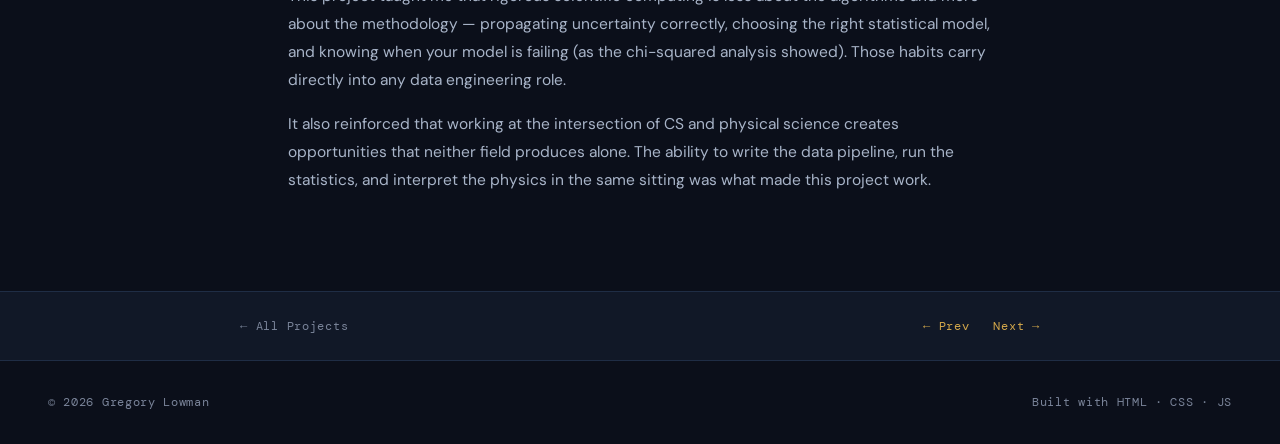
<file: perovskite-study.html>
<!DOCTYPE html>
<html lang="en">
<head>
  <meta charset="UTF-8" />
  <meta name="viewport" content="width=device-width, initial-scale=1.0"/>
  <title>Perovskite Study — Gregory Lowman</title>
  <link rel="preconnect" href="https://fonts.googleapis.com">
  <link rel="preconnect" href="https://fonts.gstatic.com" crossorigin>
  <link href="https://fonts.googleapis.com/css2?family=Playfair+Display:wght@400;700;900&family=DM+Mono:wght@300;400;500&family=DM+Sans:wght@300;400;500&display=swap" rel="stylesheet">
  <link rel="stylesheet" href="../css/style.css">
  <link rel="stylesheet" href="../css/project.css">
</head>
<body>

  <nav>
    <a href="../index.html" class="nav-logo">GL.dev</a>
    <ul class="nav-links">
      <li><a href="../index.html#about">About</a></li>
      <li><a href="../index.html#skills">Skills</a></li>
      <li><a href="../index.html#projects">Projects</a></li>
      <li><a href="../index.html#contact">Contact</a></li>
    </ul>
  </nav>

  <div class="project-hero">
    <div class="hero-bg-grid"></div>
    <div class="project-hero-inner">
      <a href="../index.html#projects" class="back-link">← Back to Projects</a>
      <div class="project-meta-row">
        <span class="project-type-badge">Scientific Research</span>
        <span class="case-study-badge">Case Study</span>
      </div>
      <h1 class="project-hero-title">Perovskite Solar Cell<br>Degradation Study</h1>
      <p class="project-hero-sub">Eight weeks of experimental measurement, data pipeline engineering, and statistical analysis of solar cell performance degradation.</p>
      <div class="project-hero-tags">
        <span class="tag">Python</span><span class="tag">NumPy</span><span class="tag">Pandas</span>
        <span class="tag">Matplotlib</span><span class="tag">SciPy</span><span class="tag">Scikit-learn</span>
        <span class="tag">h5py</span><span class="tag">Google Colab</span>
      </div>
      <div class="project-hero-links">
        <a href="https://github.com/GregLowman" target="_blank" rel="noopener" class="btn btn-primary">View on GitHub</a>
      </div>
    </div>
  </div>

  <div class="project-body">

    <section class="project-section fade-in">
      <h2 class="ps-title">Overview</h2>
      <p class="ps-text">This was a semester-long quantum engineering lab course project conducted in Spring 2026. Our team — B Team — fabricated a perovskite solar cell and tracked its performance degradation over eight weeks under continuous light exposure, measuring current-voltage characteristics and quantum efficiency weekly.</p>
      <p class="ps-text">The experimental question was straightforward: how does a perovskite solar cell degrade over time, and can we model that degradation? The engineering challenge was building a rigorous data pipeline and analysis system to answer it accurately.</p>
    </section>

    <section class="project-section fade-in">
      <h2 class="ps-title">My Contribution</h2>
      <p class="ps-text">I led all programming work on the project. My teammates handled physical measurements and lab procedures; I owned everything from data pipeline to final analysis:</p>
      <ul class="ps-list">
        <li><strong>Data collection pipelines</strong> — ingested raw J-V curve data and EQE spectra across all 8 pixels weekly, built repeatable Colab notebooks for each measurement week</li>
        <li><strong>Uncertainty propagation</strong> — implemented full error analysis from three sources: statistical (standard error of repeated measurements), instrumental (voltage step resolution), and systematic (solar simulator calibration)</li>
        <li><strong>Statistical analysis</strong> — weighted linear regression on PCE vs. time, chi-squared and residual analysis, z-test for two-pixel slope comparison</li>
        <li><strong>HDF5 data handling</strong> — loaded and analyzed LED emission spectra from stressing stations using h5py, including histogram and Gaussian fitting at selected wavelengths</li>
        <li><strong>Final project analysis</strong> — series and shunt resistance characterization over time, sigma clipping for outlier removal, advanced regression, and summary figures</li>
      </ul>
    </section>

    <section class="project-section fade-in">
      <h2 class="ps-title">Analysis Progression</h2>

      <h3 class="ps-subtitle">Weeks 1–2: Baseline</h3>
      <p class="ps-text">Established initial J-V and EQE baselines. EQE peaked near 475 nm (~0.95) and dropped sharply at 700 nm, consistent with literature values for perovskite absorbers. Pixel 6 was identified as the highest-performing pixel from the first measurement.</p>

      <h3 class="ps-subtitle">Weeks 3–6: Degradation Tracking</h3>
      <p class="ps-text">PCE and EQE were measured and plotted weekly as cumulative time series with full error bars from three propagated uncertainty sources. The degradation trend was visible but not yet well-characterized.</p>

      <h3 class="ps-subtitle">Week 7: Regression Analysis</h3>
      <p class="ps-text">Applied weighted linear regression to PCE vs. time for each pixel. Reduced chi-squared (χ²/ν >> 1) and patterned residuals indicated a linear model was inadequate — suggesting exponential or power-law decay would better describe the physics. This was a significant finding.</p>

      <h3 class="ps-subtitle">Week 8: Spectra & Final Collection</h3>
      <p class="ps-text">LED emission spectra from all stressing stations were loaded from HDF5 files, plotted, and analyzed. Histograms and Gaussian fits at selected wavelengths revealed bimodal distributions at certain wavelengths — indicating non-uniform light delivery across stations, which had implications for interpreting inter-pixel variability.</p>

      <h3 class="ps-subtitle">Final Project</h3>
      <p class="ps-text">Extended the weekly data into full resistance characterization (series and shunt resistance over time), applied sigma clipping for outlier removal, and produced comparative pixel regression and summary figures.</p>
    </section>

    <!-- RESULTS PLACEHOLDER -->
    <section class="project-section fade-in">
      <h2 class="ps-title">Results &amp; Figures</h2>
      <div class="screenshot-grid">
        <div class="screenshot-placeholder">PCE vs. Time — All Pixels<br><span>Plot coming soon</span></div>
        <div class="screenshot-placeholder">EQE Spectra — Baseline vs. Final<br><span>Plot coming soon</span></div>
        <div class="screenshot-placeholder">Regression &amp; Residual Analysis<br><span>Plot coming soon</span></div>
      </div>
      <p class="ps-text" style="margin-top:1.5rem;">Full PDF exports of all lab notebooks are available in the GitHub repository — every result, plot, and analysis step is documented there without requiring access to the original raw data.</p>
    </section>

    <section class="project-section fade-in">
      <h2 class="ps-title">Takeaways</h2>
      <p class="ps-text">This project taught me that rigorous scientific computing is less about the algorithms and more about the methodology — propagating uncertainty correctly, choosing the right statistical model, and knowing when your model is failing (as the chi-squared analysis showed). Those habits carry directly into any data engineering role.</p>
      <p class="ps-text">It also reinforced that working at the intersection of CS and physical science creates opportunities that neither field produces alone. The ability to write the data pipeline, run the statistics, and interpret the physics in the same sitting was what made this project work.</p>
    </section>

  </div>

  <div class="project-nav-bar">
    <div class="project-nav-inner">
      <a href="../index.html#projects" class="pnav-back">← All Projects</a>
      <div class="pnav-arrows">
        <a href="daily-dev-mix.html" class="pnav-link">← Prev</a>
        <a href="media-organizer.html" class="pnav-link">Next →</a>
      </div>
    </div>
  </div>

  <footer>
    <p>© 2026 Gregory Lowman</p>
    <p>Built with HTML · CSS · JS</p>
  </footer>

  <script src="../js/main.js"></script>
</body>
</html>
</file>
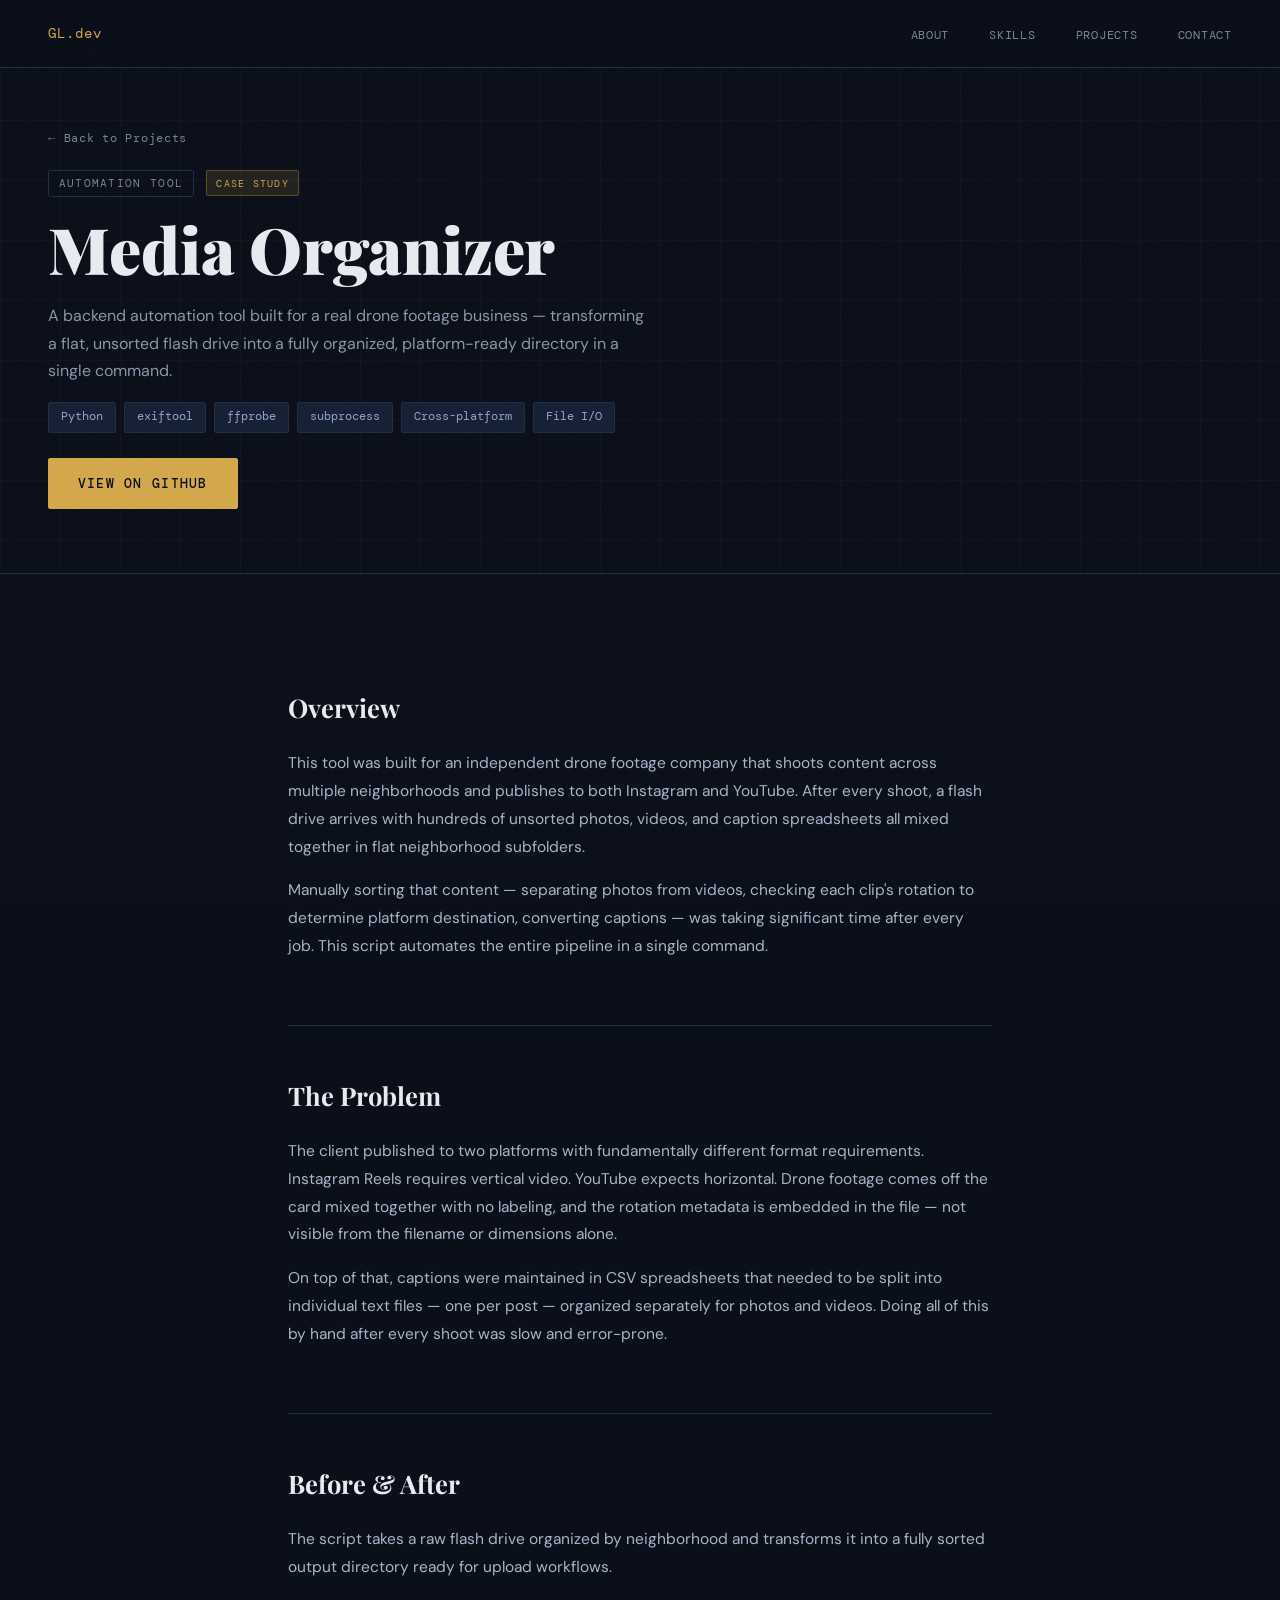
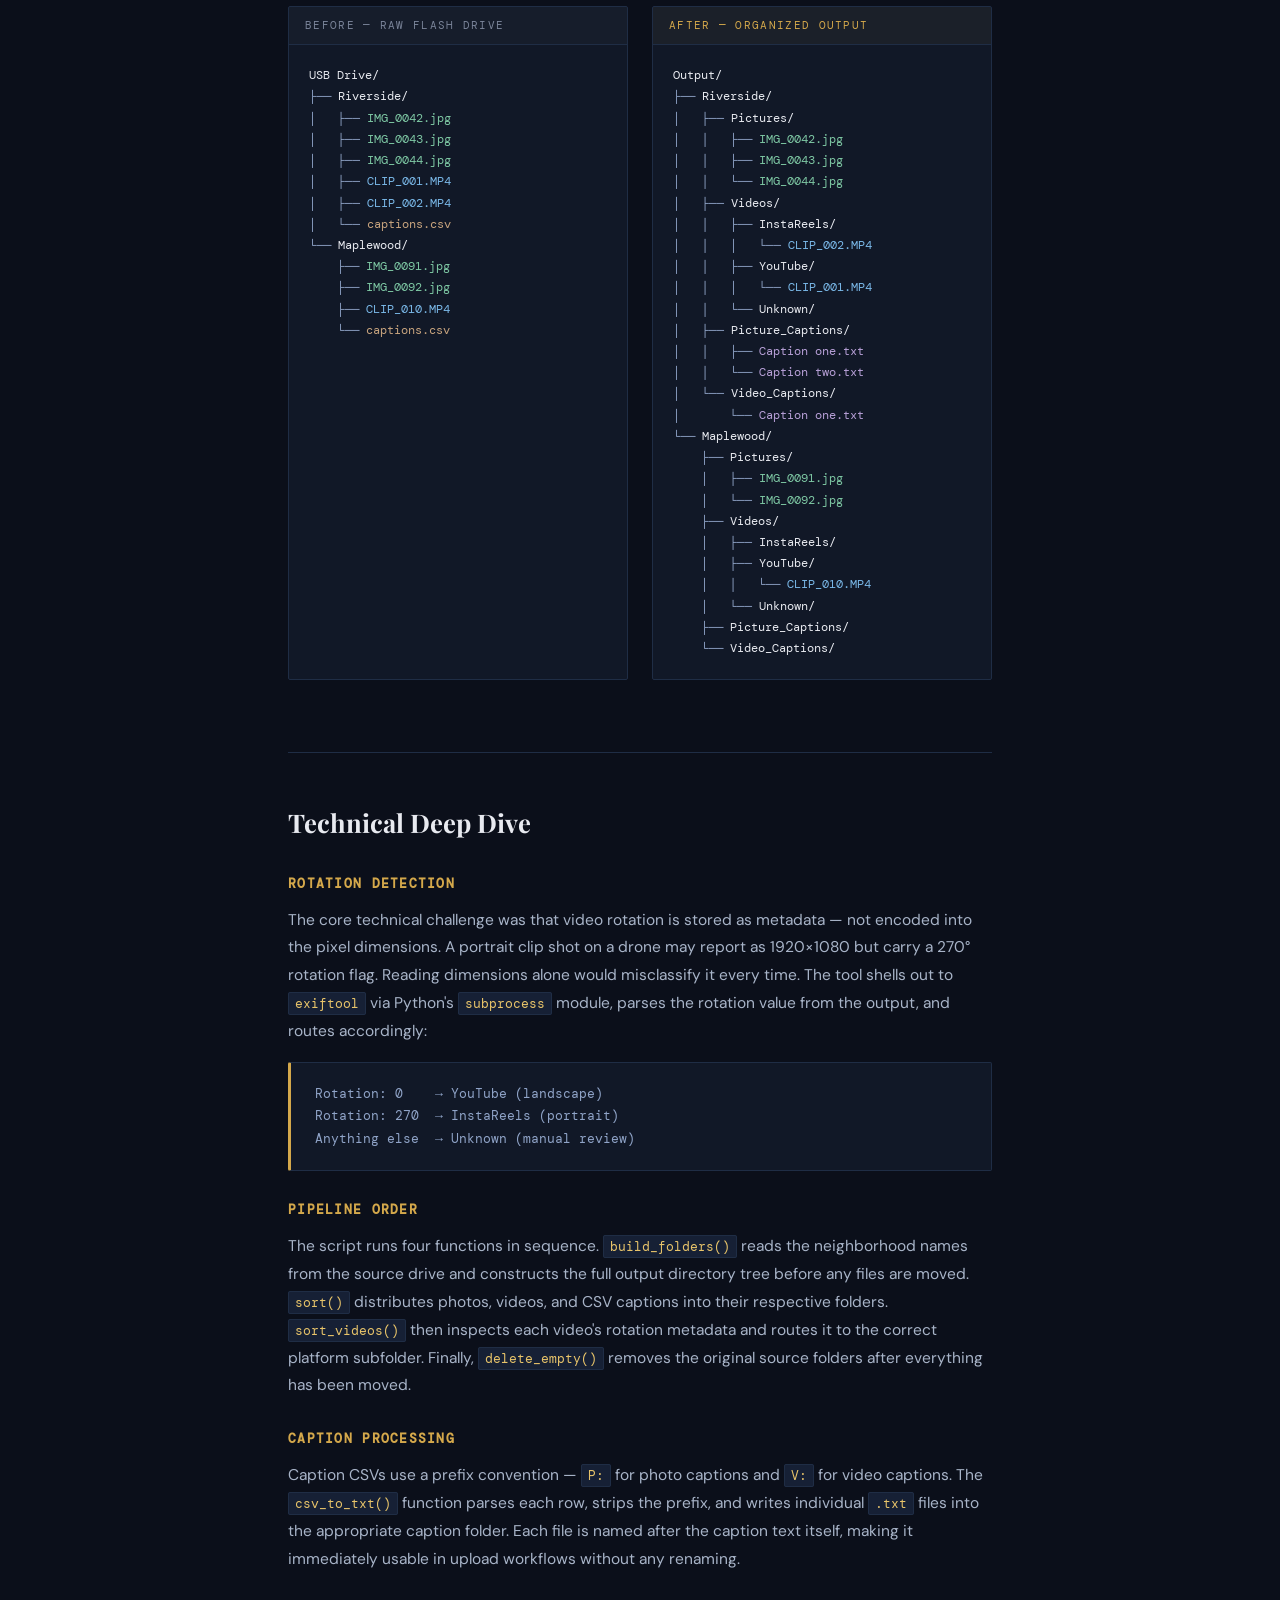
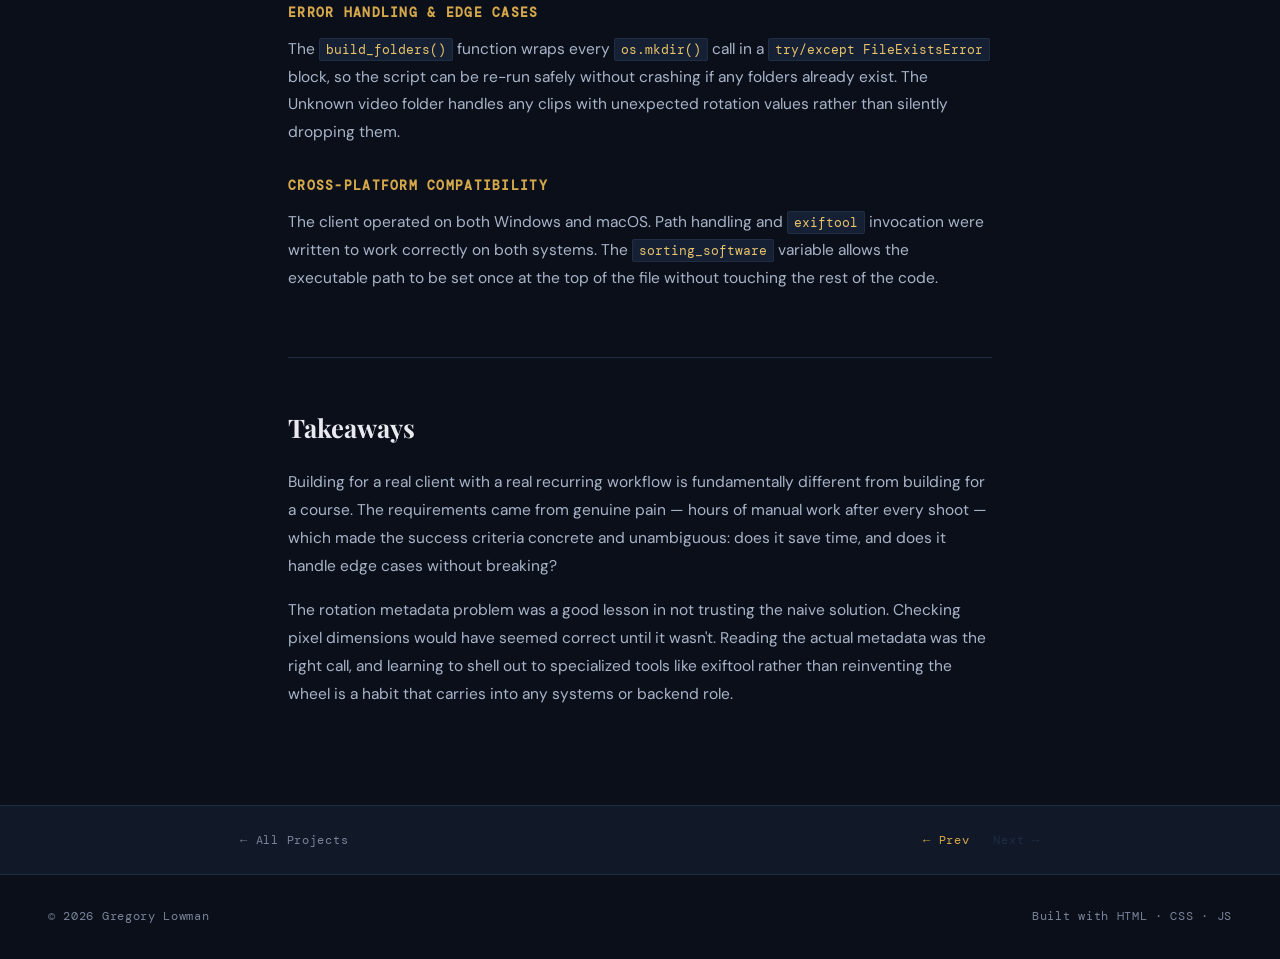
<file: projects/media-organizer.html>
<!DOCTYPE html>
<html lang="en">
<head>
  <meta charset="UTF-8" />
  <meta name="viewport" content="width=device-width, initial-scale=1.0"/>
  <title>Media Organizer — Gregory Lowman</title>
  <link rel="preconnect" href="https://fonts.googleapis.com">
  <link rel="preconnect" href="https://fonts.gstatic.com" crossorigin>
  <link href="https://fonts.googleapis.com/css2?family=Playfair+Display:wght@400;700;900&family=DM+Mono:wght@300;400;500&family=DM+Sans:wght@300;400;500&display=swap" rel="stylesheet">
  <link rel="stylesheet" href="../css/style.css">
  <link rel="stylesheet" href="../css/project.css">
  <style>
    .tree-grid {
      display: grid;
      grid-template-columns: 1fr 1fr;
      gap: 1.5rem;
      margin: 1.5rem 0;
    }

    .tree-card {
      background: var(--bg2);
      border: 1px solid var(--border);
      border-radius: 2px;
      overflow: hidden;
    }

    .tree-card-label {
      font-family: var(--ff-mono);
      font-size: 0.68rem;
      letter-spacing: 0.12em;
      text-transform: uppercase;
      padding: 0.6rem 1rem;
      border-bottom: 1px solid var(--border);
    }

    .tree-card-label.before {
      color: var(--muted);
      background: rgba(255,255,255,0.02);
    }

    .tree-card-label.after {
      color: var(--accent);
      background: rgba(212,168,75,0.05);
    }

    .tree-card pre {
      font-family: var(--ff-mono);
      font-size: 0.78rem;
      color: var(--tag-text);
      line-height: 1.7;
      padding: 1.25rem 1.25rem;
      overflow-x: auto;
      margin: 0;
    }

    .tree-card pre .folder { color: var(--text); }
    .tree-card pre .file-img { color: #7ec8a4; }
    .tree-card pre .file-vid { color: #7ab8e8; }
    .tree-card pre .file-csv { color: #c8a47e; }
    .tree-card pre .file-txt { color: #b8a0d8; }
    .tree-card pre .dim { color: var(--border); }

    @media (max-width: 768px) {
      .tree-grid { grid-template-columns: 1fr; }
    }
  </style>
</head>
<body>

  <nav>
    <a href="../index.html" class="nav-logo">GL.dev</a>
    <ul class="nav-links">
      <li><a href="../index.html#about">About</a></li>
      <li><a href="../index.html#skills">Skills</a></li>
      <li><a href="../index.html#projects">Projects</a></li>
      <li><a href="../index.html#contact">Contact</a></li>
    </ul>
  </nav>

  <div class="project-hero">
    <div class="hero-bg-grid"></div>
    <div class="project-hero-inner">
      <a href="../index.html#projects" class="back-link">← Back to Projects</a>
      <div class="project-meta-row">
        <span class="project-type-badge">Automation Tool</span>
        <span class="case-study-badge">Case Study</span>
      </div>
      <h1 class="project-hero-title">Media Organizer</h1>
      <p class="project-hero-sub">A backend automation tool built for a real drone footage business — transforming a flat, unsorted flash drive into a fully organized, platform-ready directory in a single command.</p>
      <div class="project-hero-tags">
        <span class="tag">Python</span><span class="tag">exiftool</span>
        <span class="tag">ffprobe</span><span class="tag">subprocess</span>
        <span class="tag">Cross-platform</span><span class="tag">File I/O</span>
      </div>
      <div class="project-hero-links">
        <a href="https://github.com/GregLowman" target="_blank" rel="noopener" class="btn btn-primary">View on GitHub</a>
      </div>
    </div>
  </div>

  <div class="project-body">

    <section class="project-section fade-in">
      <h2 class="ps-title">Overview</h2>
      <p class="ps-text">This tool was built for an independent drone footage company that shoots content across multiple neighborhoods and publishes to both Instagram and YouTube. After every shoot, a flash drive arrives with hundreds of unsorted photos, videos, and caption spreadsheets all mixed together in flat neighborhood subfolders.</p>
      <p class="ps-text">Manually sorting that content — separating photos from videos, checking each clip's rotation to determine platform destination, converting captions — was taking significant time after every job. This script automates the entire pipeline in a single command.</p>
    </section>

    <section class="project-section fade-in">
      <h2 class="ps-title">The Problem</h2>
      <p class="ps-text">The client published to two platforms with fundamentally different format requirements. Instagram Reels requires vertical video. YouTube expects horizontal. Drone footage comes off the card mixed together with no labeling, and the rotation metadata is embedded in the file — not visible from the filename or dimensions alone.</p>
      <p class="ps-text">On top of that, captions were maintained in CSV spreadsheets that needed to be split into individual text files — one per post — organized separately for photos and videos. Doing all of this by hand after every shoot was slow and error-prone.</p>
    </section>

    <section class="project-section fade-in">
      <h2 class="ps-title">Before & After</h2>
      <p class="ps-text">The script takes a raw flash drive organized by neighborhood and transforms it into a fully sorted output directory ready for upload workflows.</p>

      <div class="tree-grid">
        <div class="tree-card">
          <div class="tree-card-label before">Before — Raw Flash Drive</div>
          <pre>
<span class="folder">USB Drive/</span>
├── <span class="folder">Riverside/</span>
│   ├── <span class="file-img">IMG_0042.jpg</span>
│   ├── <span class="file-img">IMG_0043.jpg</span>
│   ├── <span class="file-img">IMG_0044.jpg</span>
│   ├── <span class="file-vid">CLIP_001.MP4</span>
│   ├── <span class="file-vid">CLIP_002.MP4</span>
│   └── <span class="file-csv">captions.csv</span>
└── <span class="folder">Maplewood/</span>
    ├── <span class="file-img">IMG_0091.jpg</span>
    ├── <span class="file-img">IMG_0092.jpg</span>
    ├── <span class="file-vid">CLIP_010.MP4</span>
    └── <span class="file-csv">captions.csv</span></pre>
        </div>

        <div class="tree-card">
          <div class="tree-card-label after">After — Organized Output</div>
          <pre>
<span class="folder">Output/</span>
├── <span class="folder">Riverside/</span>
│   ├── <span class="folder">Pictures/</span>
│   │   ├── <span class="file-img">IMG_0042.jpg</span>
│   │   ├── <span class="file-img">IMG_0043.jpg</span>
│   │   └── <span class="file-img">IMG_0044.jpg</span>
│   ├── <span class="folder">Videos/</span>
│   │   ├── <span class="folder">InstaReels/</span>
│   │   │   └── <span class="file-vid">CLIP_002.MP4</span>
│   │   ├── <span class="folder">YouTube/</span>
│   │   │   └── <span class="file-vid">CLIP_001.MP4</span>
│   │   └── <span class="folder">Unknown/</span>
│   ├── <span class="folder">Picture_Captions/</span>
│   │   ├── <span class="file-txt">Caption one.txt</span>
│   │   └── <span class="file-txt">Caption two.txt</span>
│   └── <span class="folder">Video_Captions/</span>
│       └── <span class="file-txt">Caption one.txt</span>
└── <span class="folder">Maplewood/</span>
    ├── <span class="folder">Pictures/</span>
    │   ├── <span class="file-img">IMG_0091.jpg</span>
    │   └── <span class="file-img">IMG_0092.jpg</span>
    ├── <span class="folder">Videos/</span>
    │   ├── <span class="folder">InstaReels/</span>
    │   ├── <span class="folder">YouTube/</span>
    │   │   └── <span class="file-vid">CLIP_010.MP4</span>
    │   └── <span class="folder">Unknown/</span>
    ├── <span class="folder">Picture_Captions/</span>
    └── <span class="folder">Video_Captions/</span></pre>
        </div>
      </div>
    </section>

    <section class="project-section fade-in">
      <h2 class="ps-title">Technical Deep Dive</h2>

      <h3 class="ps-subtitle">Rotation Detection</h3>
      <p class="ps-text">The core technical challenge was that video rotation is stored as metadata — not encoded into the pixel dimensions. A portrait clip shot on a drone may report as 1920×1080 but carry a 270° rotation flag. Reading dimensions alone would misclassify it every time. The tool shells out to <code>exiftool</code> via Python's <code>subprocess</code> module, parses the rotation value from the output, and routes accordingly:</p>
      <pre class="code-block">Rotation: 0    → YouTube (landscape)
Rotation: 270  → InstaReels (portrait)
Anything else  → Unknown (manual review)</pre>

      <h3 class="ps-subtitle">Pipeline Order</h3>
      <p class="ps-text">The script runs four functions in sequence. <code>build_folders()</code> reads the neighborhood names from the source drive and constructs the full output directory tree before any files are moved. <code>sort()</code> distributes photos, videos, and CSV captions into their respective folders. <code>sort_videos()</code> then inspects each video's rotation metadata and routes it to the correct platform subfolder. Finally, <code>delete_empty()</code> removes the original source folders after everything has been moved.</p>

      <h3 class="ps-subtitle">Caption Processing</h3>
      <p class="ps-text">Caption CSVs use a prefix convention — <code>P:</code> for photo captions and <code>V:</code> for video captions. The <code>csv_to_txt()</code> function parses each row, strips the prefix, and writes individual <code>.txt</code> files into the appropriate caption folder. Each file is named after the caption text itself, making it immediately usable in upload workflows without any renaming.</p>

      <h3 class="ps-subtitle">Error Handling & Edge Cases</h3>
      <p class="ps-text">The <code>build_folders()</code> function wraps every <code>os.mkdir()</code> call in a <code>try/except FileExistsError</code> block, so the script can be re-run safely without crashing if any folders already exist. The Unknown video folder handles any clips with unexpected rotation values rather than silently dropping them.</p>

      <h3 class="ps-subtitle">Cross-Platform Compatibility</h3>
      <p class="ps-text">The client operated on both Windows and macOS. Path handling and <code>exiftool</code> invocation were written to work correctly on both systems. The <code>sorting_software</code> variable allows the executable path to be set once at the top of the file without touching the rest of the code.</p>
    </section>

    <section class="project-section fade-in">
      <h2 class="ps-title">Takeaways</h2>
      <p class="ps-text">Building for a real client with a real recurring workflow is fundamentally different from building for a course. The requirements came from genuine pain — hours of manual work after every shoot — which made the success criteria concrete and unambiguous: does it save time, and does it handle edge cases without breaking?</p>
      <p class="ps-text">The rotation metadata problem was a good lesson in not trusting the naive solution. Checking pixel dimensions would have seemed correct until it wasn't. Reading the actual metadata was the right call, and learning to shell out to specialized tools like exiftool rather than reinventing the wheel is a habit that carries into any systems or backend role.</p>
    </section>

  </div>

  <div class="project-nav-bar">
    <div class="project-nav-inner">
      <a href="../index.html#projects" class="pnav-back">← All Projects</a>
      <div class="pnav-arrows">
        <a href="perovskite-study.html" class="pnav-link">← Prev</a>
        <span class="pnav-disabled">Next →</span>
      </div>
    </div>
  </div>

  <footer>
    <p>© 2026 Gregory Lowman</p>
    <p>Built with HTML · CSS · JS</p>
  </footer>

  <script src="../js/main.js"></script>
</body>
</html>
</file>
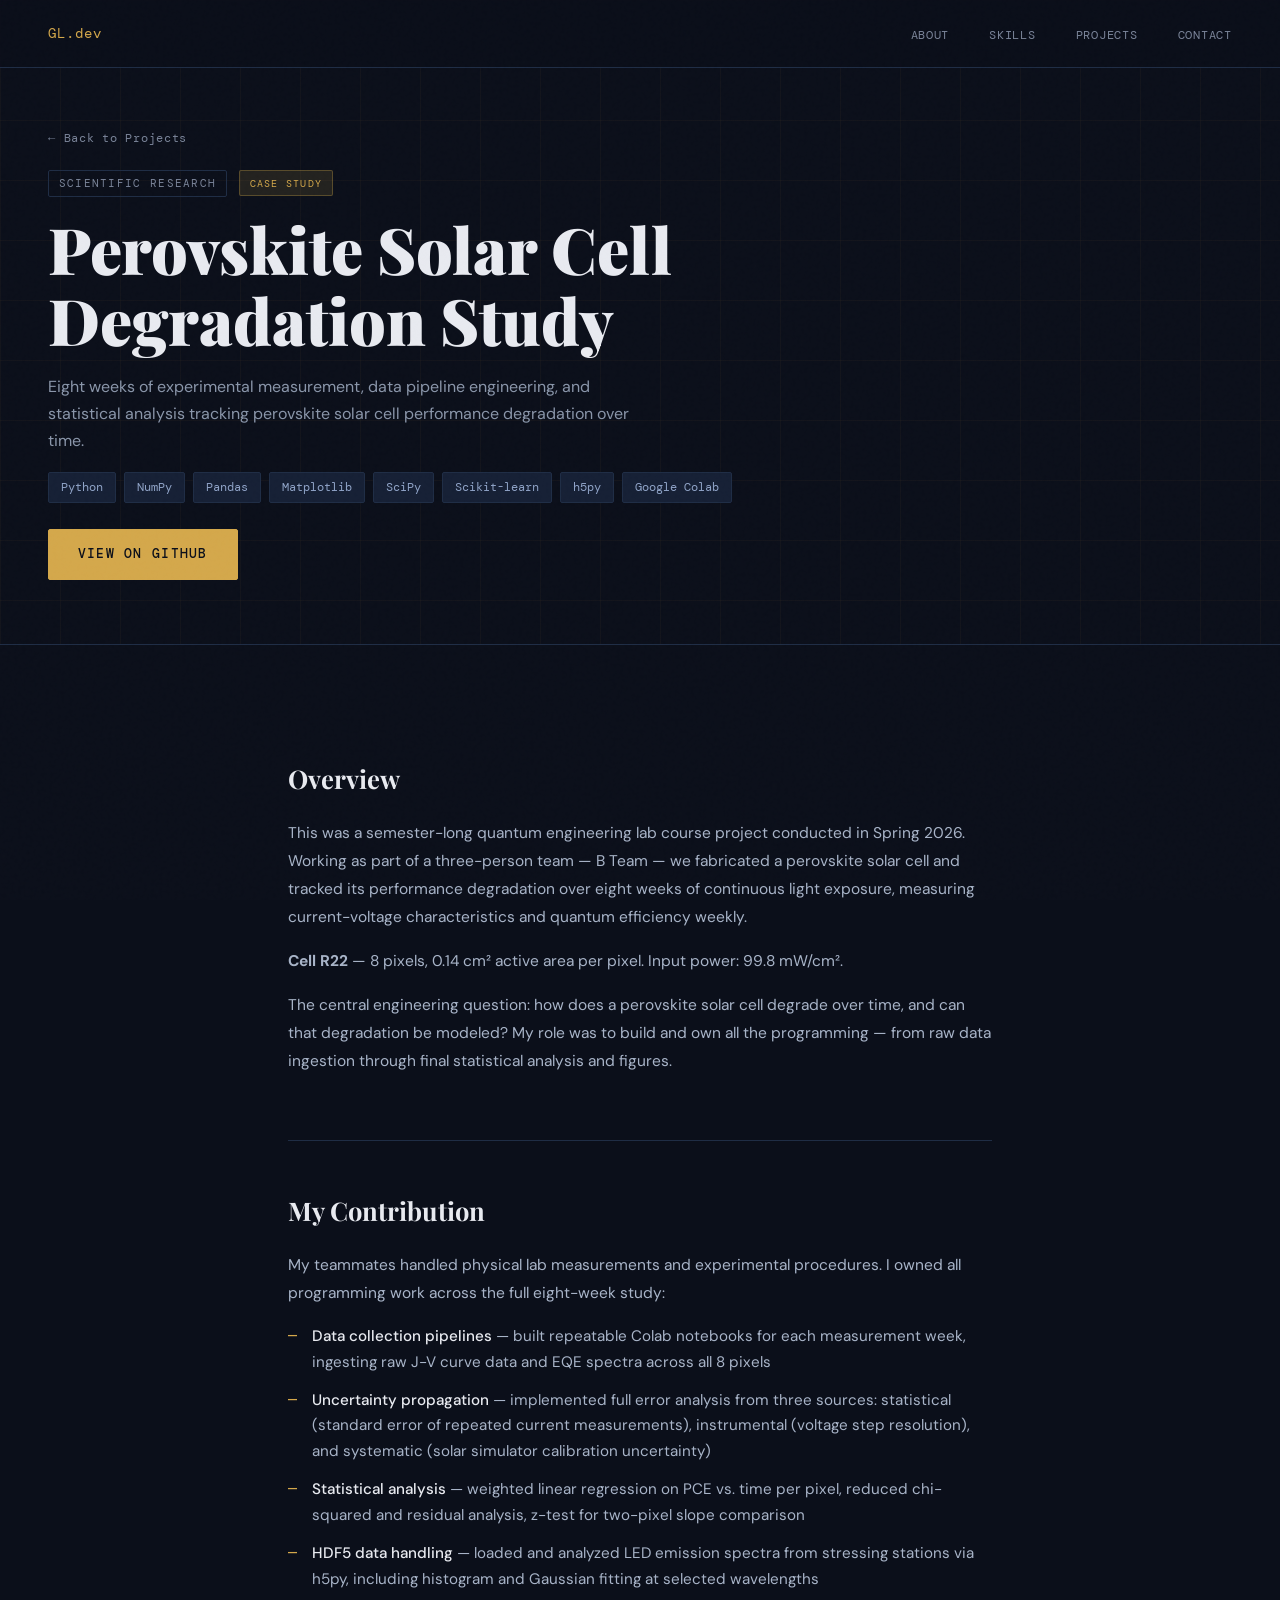
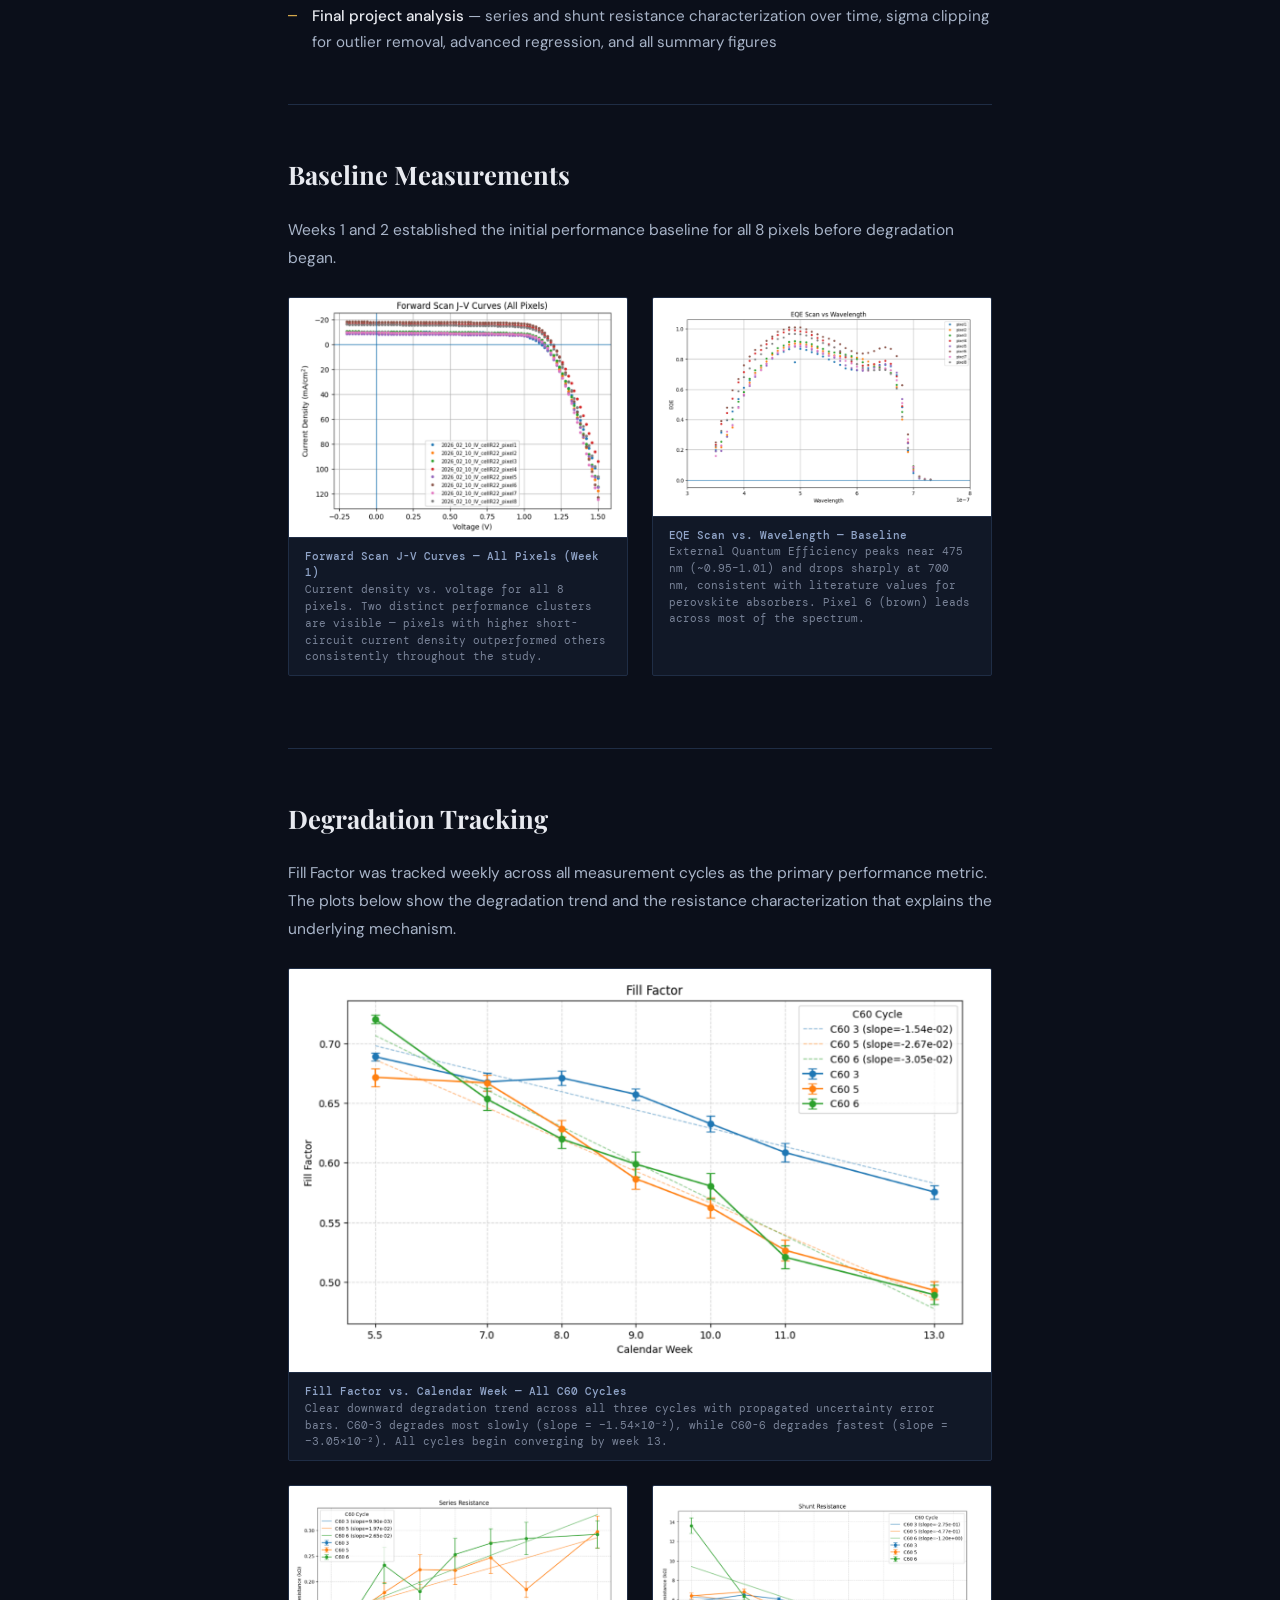
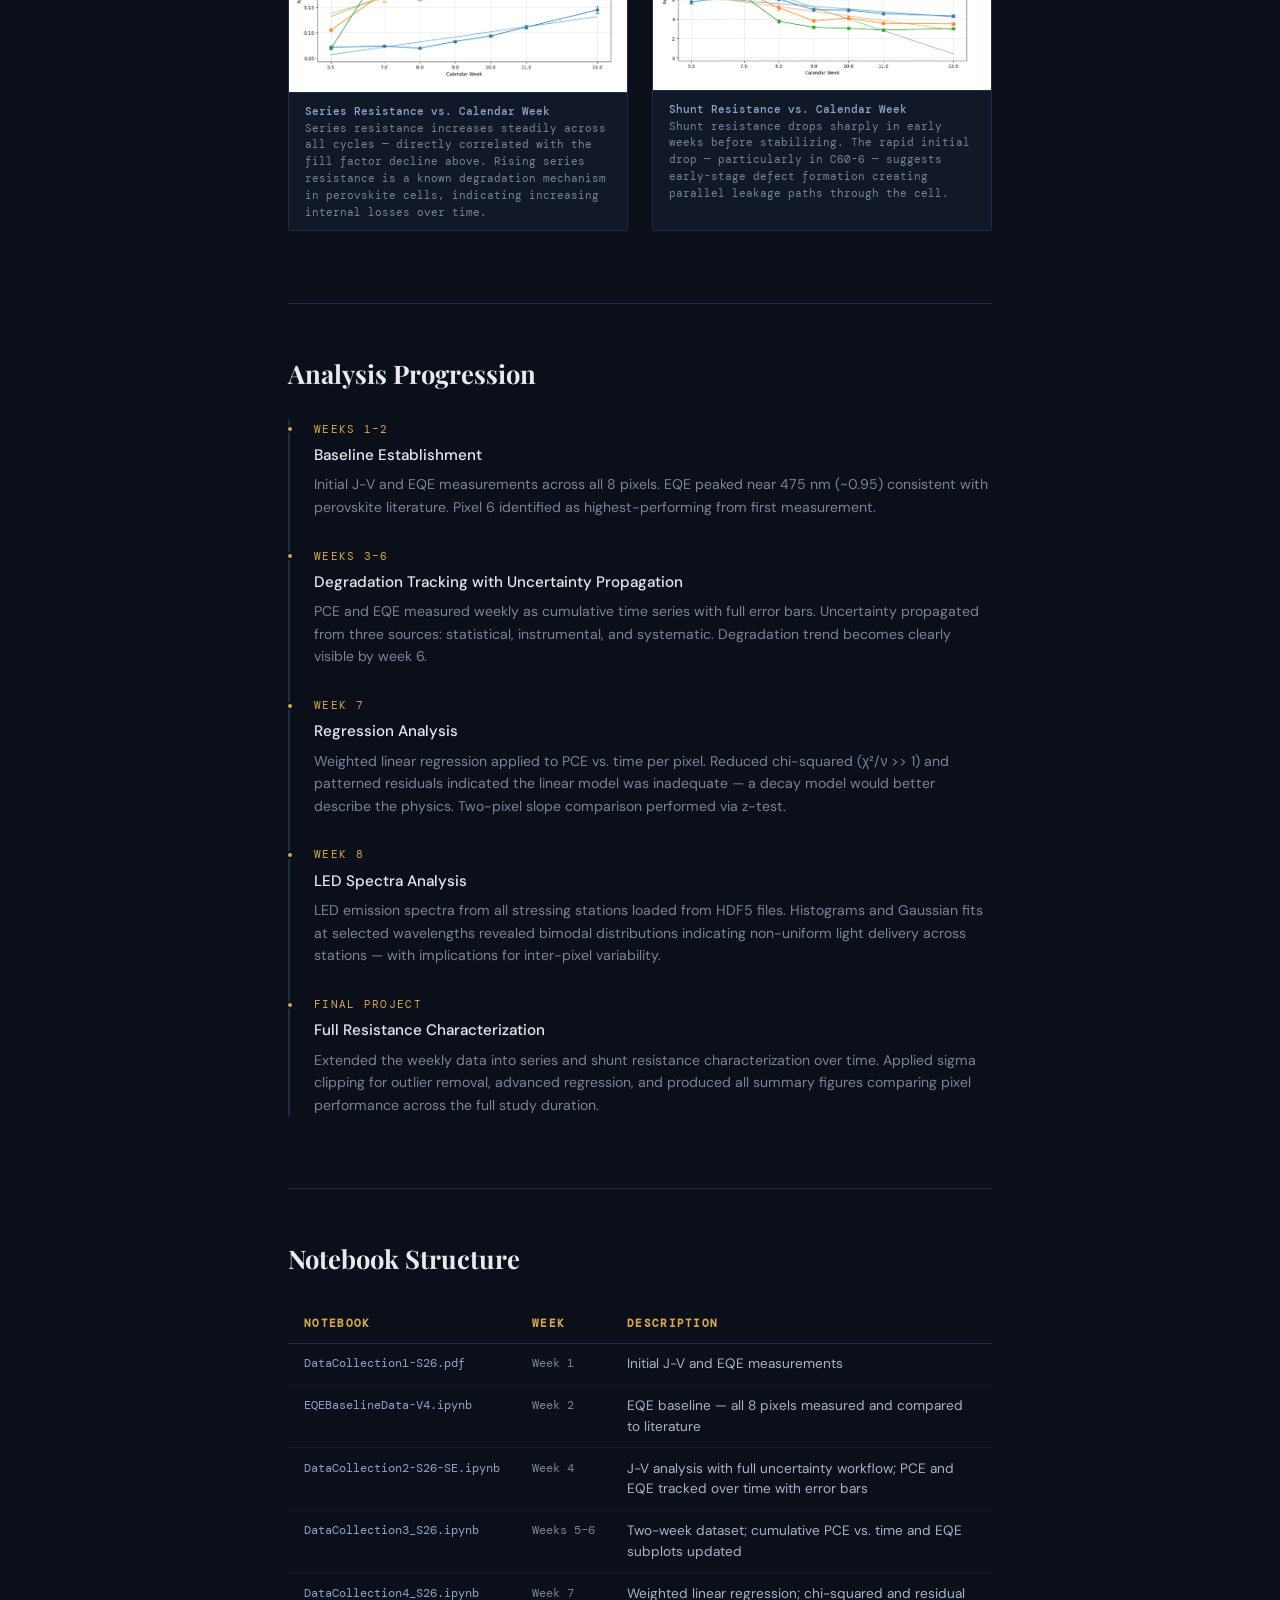
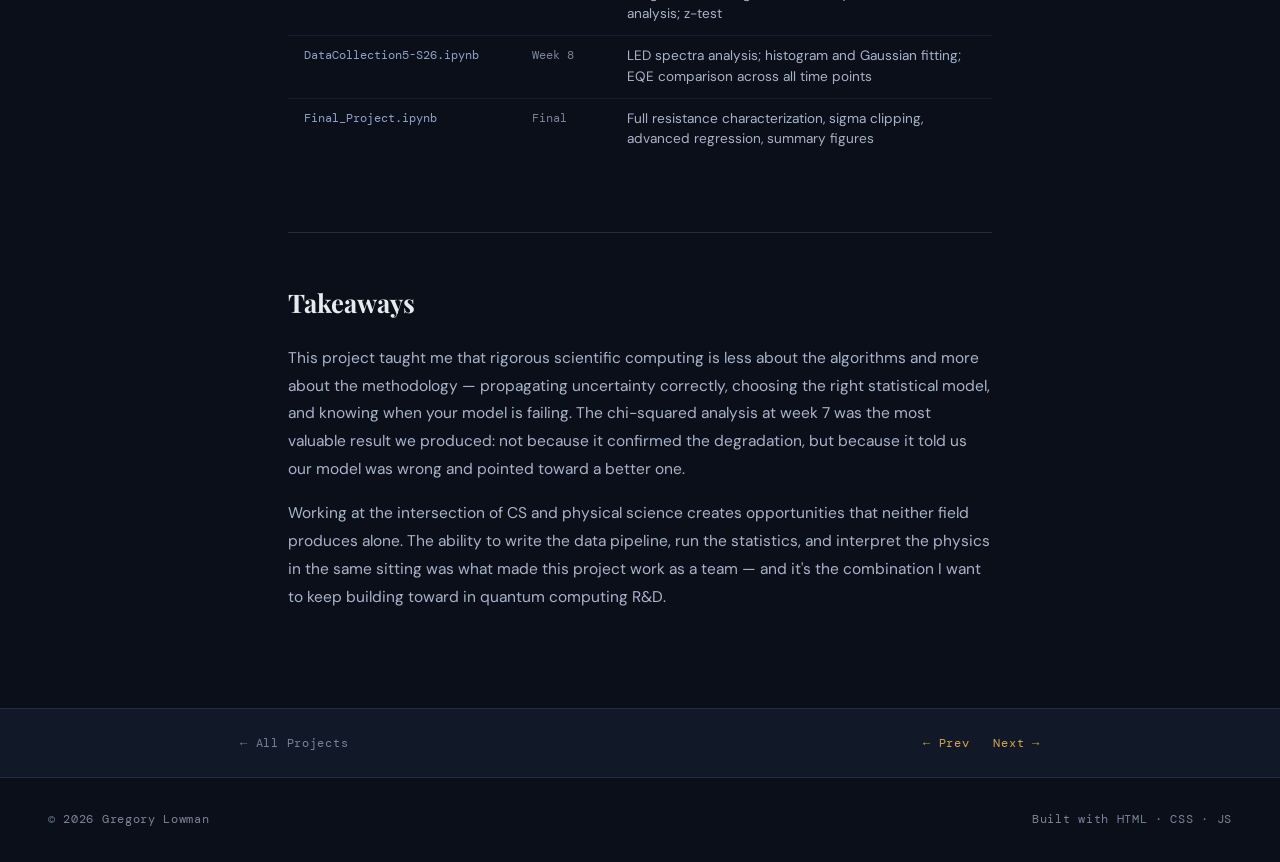
<file: projects/perovskite-study.html>
<!DOCTYPE html>
<html lang="en">
<head>
  <meta charset="UTF-8" />
  <meta name="viewport" content="width=device-width, initial-scale=1.0"/>
  <title>Perovskite Study — Gregory Lowman</title>
  <link rel="preconnect" href="https://fonts.googleapis.com">
  <link rel="preconnect" href="https://fonts.gstatic.com" crossorigin>
  <link href="https://fonts.googleapis.com/css2?family=Playfair+Display:wght@400;700;900&family=DM+Mono:wght@300;400;500&family=DM+Sans:wght@300;400;500&display=swap" rel="stylesheet">
  <link rel="stylesheet" href="../css/style.css">
  <link rel="stylesheet" href="../css/project.css">
  <style>
    /* ── FIGURES ── */
    .figure-grid {
      display: grid;
      grid-template-columns: 1fr 1fr;
      gap: 1.5rem;
      margin: 1.5rem 0;
    }

    .figure-grid.single {
      grid-template-columns: 1fr;
    }

    .figure-card {
      background: var(--bg2);
      border: 1px solid var(--border);
      border-radius: 2px;
      overflow: hidden;
    }

    .figure-card img {
      width: 100%;
      display: block;
      background: #fff;
    }

    .figure-caption {
      font-family: var(--ff-mono);
      font-size: 0.7rem;
      color: var(--muted);
      padding: 0.6rem 1rem;
      border-top: 1px solid var(--border);
      line-height: 1.5;
    }

    .figure-caption strong {
      color: var(--tag-text);
      font-weight: 500;
    }

    /* ── TIMELINE ── */
    .timeline {
      display: flex;
      flex-direction: column;
      gap: 0;
      margin: 1.5rem 0;
      border-left: 2px solid var(--border);
      padding-left: 1.5rem;
    }

    .timeline-item {
      position: relative;
      padding-bottom: 1.75rem;
    }

    .timeline-item:last-child { padding-bottom: 0; }

    .timeline-item::before {
      content: '';
      position: absolute;
      left: -1.75rem;
      top: 0.35rem;
      width: 8px;
      height: 8px;
      border-radius: 50%;
      background: var(--accent);
      border: 2px solid var(--bg);
    }

    .timeline-week {
      font-family: var(--ff-mono);
      font-size: 0.68rem;
      color: var(--accent);
      letter-spacing: 0.12em;
      text-transform: uppercase;
      margin-bottom: 0.3rem;
    }

    .timeline-title {
      font-size: 0.95rem;
      color: var(--text);
      font-weight: 500;
      margin-bottom: 0.3rem;
    }

    .timeline-desc {
      font-size: 0.88rem;
      color: var(--muted);
      line-height: 1.6;
    }

    /* ── NOTEBOOK TABLE ── */
    .notebook-table {
      width: 100%;
      border-collapse: collapse;
      margin: 1.5rem 0;
      font-size: 0.85rem;
    }

    .notebook-table th {
      text-align: left;
      font-family: var(--ff-mono);
      font-size: 0.68rem;
      color: var(--accent);
      letter-spacing: 0.12em;
      text-transform: uppercase;
      padding: 0.6rem 1rem;
      border-bottom: 1px solid var(--border);
    }

    .notebook-table td {
      padding: 0.65rem 1rem;
      border-bottom: 1px solid rgba(31,45,69,0.5);
      color: #a8b4c8;
      vertical-align: top;
      line-height: 1.5;
    }

    .notebook-table td:first-child {
      font-family: var(--ff-mono);
      font-size: 0.75rem;
      color: var(--tag-text);
      white-space: nowrap;
    }

    .notebook-table td:nth-child(2) {
      font-family: var(--ff-mono);
      font-size: 0.75rem;
      color: var(--muted);
      white-space: nowrap;
    }

    .notebook-table tr:last-child td { border-bottom: none; }

    @media (max-width: 768px) {
      .figure-grid { grid-template-columns: 1fr; }
    }
  </style>
</head>
<body>

  <nav>
    <a href="../index.html" class="nav-logo">GL.dev</a>
    <ul class="nav-links">
      <li><a href="../index.html#about">About</a></li>
      <li><a href="../index.html#skills">Skills</a></li>
      <li><a href="../index.html#projects">Projects</a></li>
      <li><a href="../index.html#contact">Contact</a></li>
    </ul>
  </nav>

  <div class="project-hero">
    <div class="hero-bg-grid"></div>
    <div class="project-hero-inner">
      <a href="../index.html#projects" class="back-link">← Back to Projects</a>
      <div class="project-meta-row">
        <span class="project-type-badge">Scientific Research</span>
        <span class="case-study-badge">Case Study</span>
      </div>
      <h1 class="project-hero-title">Perovskite Solar Cell<br>Degradation Study</h1>
      <p class="project-hero-sub">Eight weeks of experimental measurement, data pipeline engineering, and statistical analysis tracking perovskite solar cell performance degradation over time.</p>
      <div class="project-hero-tags">
        <span class="tag">Python</span><span class="tag">NumPy</span><span class="tag">Pandas</span>
        <span class="tag">Matplotlib</span><span class="tag">SciPy</span><span class="tag">Scikit-learn</span>
        <span class="tag">h5py</span><span class="tag">Google Colab</span>
      </div>
      <div class="project-hero-links">
        <a href="https://github.com/GregLowman" target="_blank" rel="noopener" class="btn btn-primary">View on GitHub</a>
      </div>
    </div>
  </div>

  <div class="project-body">

    <section class="project-section fade-in">
      <h2 class="ps-title">Overview</h2>
      <p class="ps-text">This was a semester-long quantum engineering lab course project conducted in Spring 2026. Working as part of a three-person team — B Team — we fabricated a perovskite solar cell and tracked its performance degradation over eight weeks of continuous light exposure, measuring current-voltage characteristics and quantum efficiency weekly.</p>
      <p class="ps-text"><strong>Cell R22</strong> — 8 pixels, 0.14 cm² active area per pixel. Input power: 99.8 mW/cm².</p>
      <p class="ps-text">The central engineering question: how does a perovskite solar cell degrade over time, and can that degradation be modeled? My role was to build and own all the programming — from raw data ingestion through final statistical analysis and figures.</p>
    </section>

    <section class="project-section fade-in">
      <h2 class="ps-title">My Contribution</h2>
      <p class="ps-text">My teammates handled physical lab measurements and experimental procedures. I owned all programming work across the full eight-week study:</p>
      <ul class="ps-list">
        <li><strong>Data collection pipelines</strong> — built repeatable Colab notebooks for each measurement week, ingesting raw J-V curve data and EQE spectra across all 8 pixels</li>
        <li><strong>Uncertainty propagation</strong> — implemented full error analysis from three sources: statistical (standard error of repeated current measurements), instrumental (voltage step resolution), and systematic (solar simulator calibration uncertainty)</li>
        <li><strong>Statistical analysis</strong> — weighted linear regression on PCE vs. time per pixel, reduced chi-squared and residual analysis, z-test for two-pixel slope comparison</li>
        <li><strong>HDF5 data handling</strong> — loaded and analyzed LED emission spectra from stressing stations via h5py, including histogram and Gaussian fitting at selected wavelengths</li>
        <li><strong>Final project analysis</strong> — series and shunt resistance characterization over time, sigma clipping for outlier removal, advanced regression, and all summary figures</li>
      </ul>
    </section>

    <section class="project-section fade-in">
      <h2 class="ps-title">Baseline Measurements</h2>
      <p class="ps-text">Weeks 1 and 2 established the initial performance baseline for all 8 pixels before degradation began.</p>

      <div class="figure-grid">
        <div class="figure-card">
          <img src="../assets/images/perovskite/Forward_Scan_1.png" alt="Forward Scan J-V Curves" loading="lazy">
          <div class="figure-caption"><strong>Forward Scan J-V Curves — All Pixels (Week 1)</strong><br>Current density vs. voltage for all 8 pixels. Two distinct performance clusters are visible — pixels with higher short-circuit current density outperformed others consistently throughout the study.</div>
        </div>
        <div class="figure-card">
          <img src="../assets/images/perovskite/EQE_v_Wavelength_1.png" alt="EQE Scan vs Wavelength" loading="lazy">
          <div class="figure-caption"><strong>EQE Scan vs. Wavelength — Baseline</strong><br>External Quantum Efficiency peaks near 475 nm (~0.95–1.01) and drops sharply at 700 nm, consistent with literature values for perovskite absorbers. Pixel 6 (brown) leads across most of the spectrum.</div>
        </div>
      </div>
    </section>

    <section class="project-section fade-in">
      <h2 class="ps-title">Degradation Tracking</h2>
      <p class="ps-text">Fill Factor was tracked weekly across all measurement cycles as the primary performance metric. The plots below show the degradation trend and the resistance characterization that explains the underlying mechanism.</p>

      <div class="figure-grid single">
        <div class="figure-card">
          <img src="../assets/images/perovskite/Fill_Factor_Final.png" alt="Fill Factor over time" loading="lazy">
          <div class="figure-caption"><strong>Fill Factor vs. Calendar Week — All C60 Cycles</strong><br>Clear downward degradation trend across all three cycles with propagated uncertainty error bars. C60-3 degrades most slowly (slope = −1.54×10⁻²), while C60-6 degrades fastest (slope = −3.05×10⁻²). All cycles begin converging by week 13.</div>
        </div>
      </div>

      <div class="figure-grid">
        <div class="figure-card">
          <img src="../assets/images/perovskite/Series_Final.png" alt="Series Resistance over time" loading="lazy">
          <div class="figure-caption"><strong>Series Resistance vs. Calendar Week</strong><br>Series resistance increases steadily across all cycles — directly correlated with the fill factor decline above. Rising series resistance is a known degradation mechanism in perovskite cells, indicating increasing internal losses over time.</div>
        </div>
        <div class="figure-card">
          <img src="../assets/images/perovskite/Shunt_Final.png" alt="Shunt Resistance over time" loading="lazy">
          <div class="figure-caption"><strong>Shunt Resistance vs. Calendar Week</strong><br>Shunt resistance drops sharply in early weeks before stabilizing. The rapid initial drop — particularly in C60-6 — suggests early-stage defect formation creating parallel leakage paths through the cell.</div>
        </div>
      </div>
    </section>

    <section class="project-section fade-in">
      <h2 class="ps-title">Analysis Progression</h2>

      <div class="timeline">
        <div class="timeline-item">
          <div class="timeline-week">Weeks 1–2</div>
          <div class="timeline-title">Baseline Establishment</div>
          <div class="timeline-desc">Initial J-V and EQE measurements across all 8 pixels. EQE peaked near 475 nm (~0.95) consistent with perovskite literature. Pixel 6 identified as highest-performing from first measurement.</div>
        </div>
        <div class="timeline-item">
          <div class="timeline-week">Weeks 3–6</div>
          <div class="timeline-title">Degradation Tracking with Uncertainty Propagation</div>
          <div class="timeline-desc">PCE and EQE measured weekly as cumulative time series with full error bars. Uncertainty propagated from three sources: statistical, instrumental, and systematic. Degradation trend becomes clearly visible by week 6.</div>
        </div>
        <div class="timeline-item">
          <div class="timeline-week">Week 7</div>
          <div class="timeline-title">Regression Analysis</div>
          <div class="timeline-desc">Weighted linear regression applied to PCE vs. time per pixel. Reduced chi-squared (χ²/ν >> 1) and patterned residuals indicated the linear model was inadequate — a decay model would better describe the physics. Two-pixel slope comparison performed via z-test.</div>
        </div>
        <div class="timeline-item">
          <div class="timeline-week">Week 8</div>
          <div class="timeline-title">LED Spectra Analysis</div>
          <div class="timeline-desc">LED emission spectra from all stressing stations loaded from HDF5 files. Histograms and Gaussian fits at selected wavelengths revealed bimodal distributions indicating non-uniform light delivery across stations — with implications for inter-pixel variability.</div>
        </div>
        <div class="timeline-item">
          <div class="timeline-week">Final Project</div>
          <div class="timeline-title">Full Resistance Characterization</div>
          <div class="timeline-desc">Extended the weekly data into series and shunt resistance characterization over time. Applied sigma clipping for outlier removal, advanced regression, and produced all summary figures comparing pixel performance across the full study duration.</div>
        </div>
      </div>
    </section>

    <section class="project-section fade-in">
      <h2 class="ps-title">Notebook Structure</h2>
      <table class="notebook-table">
        <thead>
          <tr>
            <th>Notebook</th>
            <th>Week</th>
            <th>Description</th>
          </tr>
        </thead>
        <tbody>
          <tr>
            <td>DataCollection1-S26.pdf</td>
            <td>Week 1</td>
            <td>Initial J-V and EQE measurements</td>
          </tr>
          <tr>
            <td>EQEBaselineData-V4.ipynb</td>
            <td>Week 2</td>
            <td>EQE baseline — all 8 pixels measured and compared to literature</td>
          </tr>
          <tr>
            <td>DataCollection2-S26-SE.ipynb</td>
            <td>Week 4</td>
            <td>J-V analysis with full uncertainty workflow; PCE and EQE tracked over time with error bars</td>
          </tr>
          <tr>
            <td>DataCollection3_S26.ipynb</td>
            <td>Weeks 5–6</td>
            <td>Two-week dataset; cumulative PCE vs. time and EQE subplots updated</td>
          </tr>
          <tr>
            <td>DataCollection4_S26.ipynb</td>
            <td>Week 7</td>
            <td>Weighted linear regression; chi-squared and residual analysis; z-test</td>
          </tr>
          <tr>
            <td>DataCollection5-S26.ipynb</td>
            <td>Week 8</td>
            <td>LED spectra analysis; histogram and Gaussian fitting; EQE comparison across all time points</td>
          </tr>
          <tr>
            <td>Final_Project.ipynb</td>
            <td>Final</td>
            <td>Full resistance characterization, sigma clipping, advanced regression, summary figures</td>
          </tr>
        </tbody>
      </table>
    </section>

    <section class="project-section fade-in">
      <h2 class="ps-title">Takeaways</h2>
      <p class="ps-text">This project taught me that rigorous scientific computing is less about the algorithms and more about the methodology — propagating uncertainty correctly, choosing the right statistical model, and knowing when your model is failing. The chi-squared analysis at week 7 was the most valuable result we produced: not because it confirmed the degradation, but because it told us our model was wrong and pointed toward a better one.</p>
      <p class="ps-text">Working at the intersection of CS and physical science creates opportunities that neither field produces alone. The ability to write the data pipeline, run the statistics, and interpret the physics in the same sitting was what made this project work as a team — and it's the combination I want to keep building toward in quantum computing R&D.</p>
    </section>

  </div>

  <div class="project-nav-bar">
    <div class="project-nav-inner">
      <a href="../index.html#projects" class="pnav-back">← All Projects</a>
      <div class="pnav-arrows">
        <a href="daily-dev-mix.html" class="pnav-link">← Prev</a>
        <a href="media-organizer.html" class="pnav-link">Next →</a>
      </div>
    </div>
  </div>

  <footer>
    <p>© 2026 Gregory Lowman</p>
    <p>Built with HTML · CSS · JS</p>
  </footer>

  <script src="../js/main.js"></script>
</body>
</html>
</file>
<file: css/style.css>
*, *::before, *::after { box-sizing: border-box; margin: 0; padding: 0; }

:root {
  --bg:          #0b0f1a;
  --bg2:         #111827;
  --bg3:         #1a2236;
  --border:      #1f2d45;
  --accent:      #d4a84b;
  --accent2:     #e8c46a;
  --text:        #e8eaf0;
  --muted:       #7a8499;
  --tag-bg:      #162035;
  --tag-text:    #90a4c8;
  --ff-display:  'Playfair Display', Georgia, serif;
  --ff-mono:     'DM Mono', 'Courier New', monospace;
  --ff-body:     'DM Sans', sans-serif;
}

html { scroll-behavior: smooth; }

body {
  background: var(--bg);
  color: var(--text);
  font-family: var(--ff-body);
  font-size: 16px;
  line-height: 1.7;
  overflow-x: hidden;
}

body::before {
  content: '';
  position: fixed;
  inset: 0;
  background-image: url("data:image/svg+xml,%3Csvg viewBox='0 0 256 256' xmlns='http://www.w3.org/2000/svg'%3E%3Cfilter id='n'%3E%3CfeTurbulence type='fractalNoise' baseFrequency='0.9' numOctaves='4' stitchTiles='stitch'/%3E%3C/filter%3E%3Crect width='100%25' height='100%25' filter='url(%23n)' opacity='0.04'/%3E%3C/svg%3E");
  pointer-events: none;
  z-index: 1000;
  opacity: 0.4;
}

/* ── NAV ── */
nav {
  position: fixed;
  top: 0; left: 0; right: 0;
  z-index: 100;
  display: flex;
  justify-content: space-between;
  align-items: center;
  padding: 1.25rem 3rem;
  background: rgba(11, 15, 26, 0.85);
  backdrop-filter: blur(12px);
  border-bottom: 1px solid var(--border);
}

.nav-logo {
  font-family: var(--ff-mono);
  font-size: 0.85rem;
  color: var(--accent);
  letter-spacing: 0.08em;
  text-decoration: none;
}

.nav-links {
  display: flex;
  gap: 2.5rem;
  list-style: none;
}

.nav-links a {
  font-family: var(--ff-mono);
  font-size: 0.78rem;
  color: var(--muted);
  text-decoration: none;
  letter-spacing: 0.06em;
  text-transform: uppercase;
  transition: color 0.2s;
}

.nav-links a:hover { color: var(--accent); }

/* ── SHARED LAYOUT ── */
section { padding: 6rem 3rem; }
.section-inner { max-width: 1100px; margin: 0 auto; }

.section-label {
  font-family: var(--ff-mono);
  font-size: 0.72rem;
  color: var(--accent);
  letter-spacing: 0.2em;
  text-transform: uppercase;
  margin-bottom: 0.75rem;
}

.section-title {
  font-family: var(--ff-display);
  font-size: clamp(2rem, 4vw, 3rem);
  font-weight: 700;
  color: var(--text);
  margin-bottom: 3rem;
  line-height: 1.15;
}

.divider {
  width: 48px;
  height: 2px;
  background: var(--accent);
  margin-bottom: 1.5rem;
}

/* ── BUTTONS ── */
.btn {
  display: inline-block;
  font-family: var(--ff-mono);
  font-size: 0.8rem;
  letter-spacing: 0.1em;
  text-transform: uppercase;
  text-decoration: none;
  padding: 0.85rem 1.8rem;
  border-radius: 2px;
  transition: all 0.25s;
  cursor: pointer;
}

.btn-primary {
  background: var(--accent);
  color: #0b0f1a;
  border: 1px solid var(--accent);
  font-weight: 500;
}

.btn-primary:hover {
  background: var(--accent2);
  border-color: var(--accent2);
  transform: translateY(-2px);
  box-shadow: 0 8px 24px rgba(212,168,75,0.25);
}

.btn-outline {
  background: transparent;
  color: var(--text);
  border: 1px solid var(--border);
}

.btn-outline:hover {
  border-color: var(--accent);
  color: var(--accent);
  transform: translateY(-2px);
}

/* ── TAGS ── */
.tag {
  font-family: var(--ff-mono);
  font-size: 0.72rem;
  background: var(--tag-bg);
  color: var(--tag-text);
  padding: 0.3rem 0.75rem;
  border-radius: 2px;
  border: 1px solid var(--border);
}

/* ── FOOTER ── */
footer {
  border-top: 1px solid var(--border);
  padding: 2rem 3rem;
  display: flex;
  justify-content: space-between;
  align-items: center;
}

footer p {
  font-family: var(--ff-mono);
  font-size: 0.72rem;
  color: var(--muted);
  letter-spacing: 0.06em;
}

/* ── ANIMATIONS ── */
@keyframes fadeUp {
  from { opacity: 0; transform: translateY(20px); }
  to   { opacity: 1; transform: translateY(0); }
}

.fade-in {
  opacity: 0;
  transform: translateY(24px);
  transition: opacity 0.6s ease, transform 0.6s ease;
}

.fade-in.visible {
  opacity: 1;
  transform: translateY(0);
}

/* ── RESPONSIVE ── */
@media (max-width: 768px) {
  nav { padding: 1rem 1.5rem; }
  .nav-links { gap: 1.5rem; }
  section { padding: 4rem 1.5rem; }
  footer { flex-direction: column; gap: 0.75rem; text-align: center; }
}

@media (max-width: 480px) {
  .nav-links { display: none; }
}
</file>
<file: css/project.css>
/* ── PROJECT HERO ── */
.project-hero {
  min-height: 55vh;
  display: flex;
  align-items: flex-end;
  padding: 8rem 3rem 4rem;
  position: relative;
  overflow: hidden;
  background: var(--bg);
  border-bottom: 1px solid var(--border);
}

.hero-bg-grid {
  position: absolute;
  inset: 0;
  background-image:
    linear-gradient(rgba(212,168,75,0.04) 1px, transparent 1px),
    linear-gradient(90deg, rgba(212,168,75,0.04) 1px, transparent 1px);
  background-size: 60px 60px;
}

.project-hero-inner {
  position: relative;
  max-width: 860px;
  display: flex;
  flex-direction: column;
  gap: 1.1rem;
}

.back-link {
  font-family: var(--ff-mono);
  font-size: 0.75rem;
  color: var(--muted);
  text-decoration: none;
  letter-spacing: 0.06em;
  transition: color 0.2s;
  margin-bottom: 0.25rem;
}

.back-link:hover { color: var(--accent); }

.project-meta-row {
  display: flex;
  align-items: center;
  gap: 0.75rem;
}

.project-type-badge {
  font-family: var(--ff-mono);
  font-size: 0.68rem;
  letter-spacing: 0.12em;
  text-transform: uppercase;
  color: var(--muted);
  border: 1px solid var(--border);
  padding: 0.2rem 0.6rem;
  border-radius: 2px;
}

.case-study-badge {
  font-family: var(--ff-mono);
  font-size: 0.65rem;
  letter-spacing: 0.12em;
  text-transform: uppercase;
  background: rgba(212,168,75,0.12);
  color: var(--accent);
  border: 1px solid rgba(212,168,75,0.3);
  padding: 0.2rem 0.6rem;
  border-radius: 2px;
}

.project-hero-title {
  font-family: var(--ff-display);
  font-size: clamp(2.2rem, 5vw, 4rem);
  font-weight: 900;
  color: var(--text);
  line-height: 1.1;
}

.project-hero-sub {
  font-size: 1rem;
  color: #8a96aa;
  max-width: 600px;
  line-height: 1.7;
}

.project-hero-tags {
  display: flex;
  flex-wrap: wrap;
  gap: 0.5rem;
}

.project-hero-links {
  display: flex;
  gap: 1rem;
  flex-wrap: wrap;
  margin-top: 0.5rem;
}

/* ── PROJECT BODY ── */
.project-body {
  max-width: 800px;
  margin: 0 auto;
  padding: 4rem 3rem 2rem;
  display: flex;
  flex-direction: column;
  gap: 0;
}

.project-section {
  padding: 3rem 0;
  border-bottom: 1px solid var(--border);
}

.project-section:last-child { border-bottom: none; }

.ps-title {
  font-family: var(--ff-display);
  font-size: 1.6rem;
  font-weight: 700;
  color: var(--text);
  margin-bottom: 1.25rem;
}

.ps-subtitle {
  font-family: var(--ff-mono);
  font-size: 0.8rem;
  color: var(--accent);
  letter-spacing: 0.1em;
  text-transform: uppercase;
  margin: 1.75rem 0 0.75rem;
}

.ps-text {
  font-size: 0.97rem;
  color: #a8b4c8;
  line-height: 1.8;
  margin-bottom: 1rem;
}

.ps-list {
  list-style: none;
  display: flex;
  flex-direction: column;
  gap: 0.75rem;
  padding-left: 0;
}

.ps-list li {
  font-size: 0.95rem;
  color: #a8b4c8;
  padding-left: 1.5rem;
  position: relative;
  line-height: 1.7;
}

.ps-list li::before {
  content: '—';
  position: absolute;
  left: 0;
  color: var(--accent);
  font-family: var(--ff-mono);
}

.ps-list li strong {
  color: var(--text);
  font-weight: 500;
}

code {
  font-family: var(--ff-mono);
  font-size: 0.85em;
  background: var(--tag-bg);
  color: var(--accent2);
  padding: 0.15em 0.45em;
  border-radius: 2px;
  border: 1px solid var(--border);
}

.code-block {
  font-family: var(--ff-mono);
  font-size: 0.82rem;
  background: var(--bg2);
  border: 1px solid var(--border);
  border-left: 3px solid var(--accent);
  color: var(--tag-text);
  padding: 1.25rem 1.5rem;
  border-radius: 2px;
  overflow-x: auto;
  line-height: 1.7;
  margin: 1rem 0;
  white-space: pre;
}

/* ── SCREENSHOT GRID ── */
.screenshot-grid {
  display: grid;
  grid-template-columns: repeat(2, 1fr);
  gap: 1rem;
  margin-top: 1rem;
}

.screenshot-placeholder {
  background: var(--bg2);
  border: 1px dashed var(--border);
  border-radius: 2px;
  padding: 2.5rem 1.5rem;
  text-align: center;
  font-family: var(--ff-mono);
  font-size: 0.75rem;
  color: var(--muted);
  line-height: 1.6;
}

.screenshot-placeholder span {
  display: block;
  margin-top: 0.5rem;
  font-size: 0.68rem;
  color: rgba(122,132,153,0.5);
}

/* ── PROJECT NAV BAR ── */
.project-nav-bar {
  border-top: 1px solid var(--border);
  padding: 1.5rem 3rem;
  background: var(--bg2);
}

.project-nav-inner {
  max-width: 800px;
  margin: 0 auto;
  display: flex;
  justify-content: space-between;
  align-items: center;
}

.pnav-back {
  font-family: var(--ff-mono);
  font-size: 0.75rem;
  color: var(--muted);
  text-decoration: none;
  letter-spacing: 0.06em;
  transition: color 0.2s;
}

.pnav-back:hover { color: var(--accent); }

.pnav-arrows {
  display: flex;
  gap: 1.5rem;
}

.pnav-link {
  font-family: var(--ff-mono);
  font-size: 0.75rem;
  color: var(--accent);
  text-decoration: none;
  letter-spacing: 0.06em;
  transition: opacity 0.2s;
}

.pnav-link:hover { opacity: 0.7; }

.pnav-disabled {
  font-family: var(--ff-mono);
  font-size: 0.75rem;
  color: var(--border);
  letter-spacing: 0.06em;
}

/* ── RESPONSIVE ── */
@media (max-width: 768px) {
  .project-hero { padding: 7rem 1.5rem 3rem; min-height: auto; }
  .project-body { padding: 3rem 1.5rem 1.5rem; }
  .project-nav-bar { padding: 1.25rem 1.5rem; }
  .screenshot-grid { grid-template-columns: 1fr; }
}
</file>
